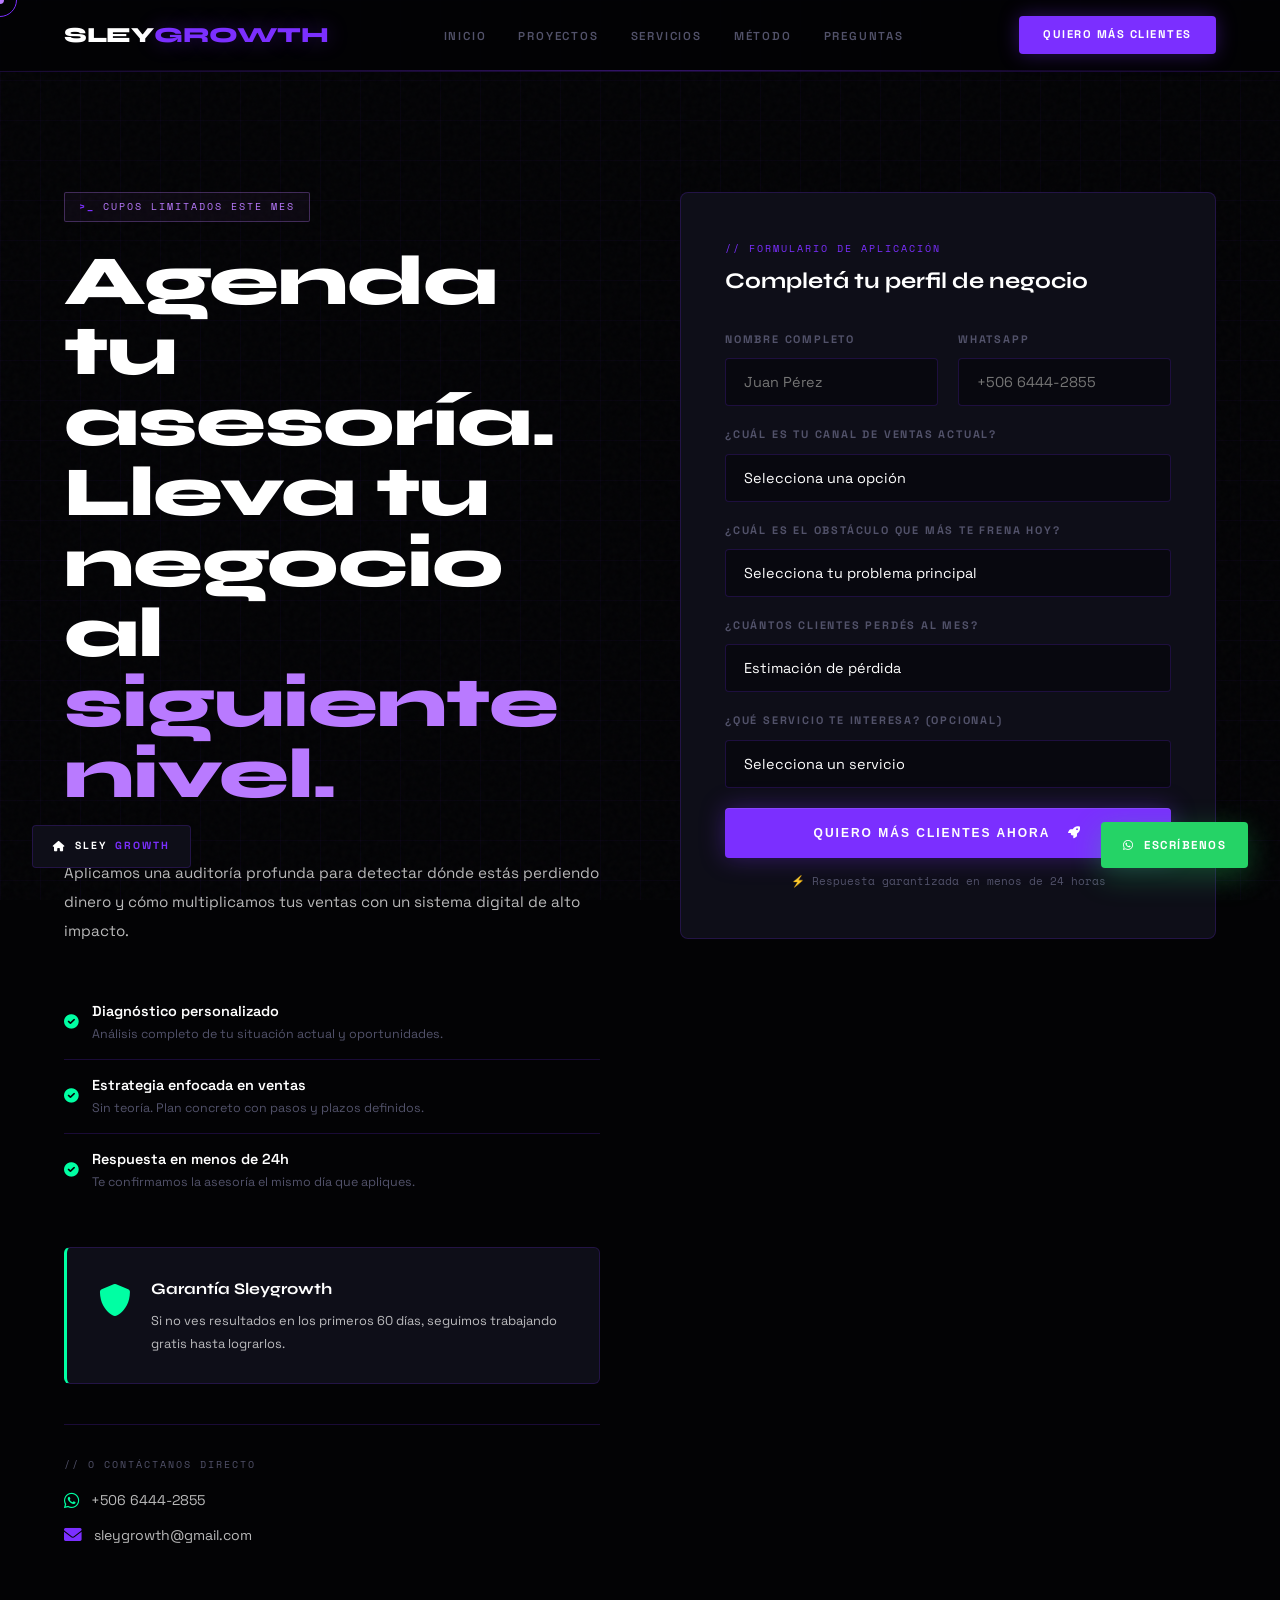
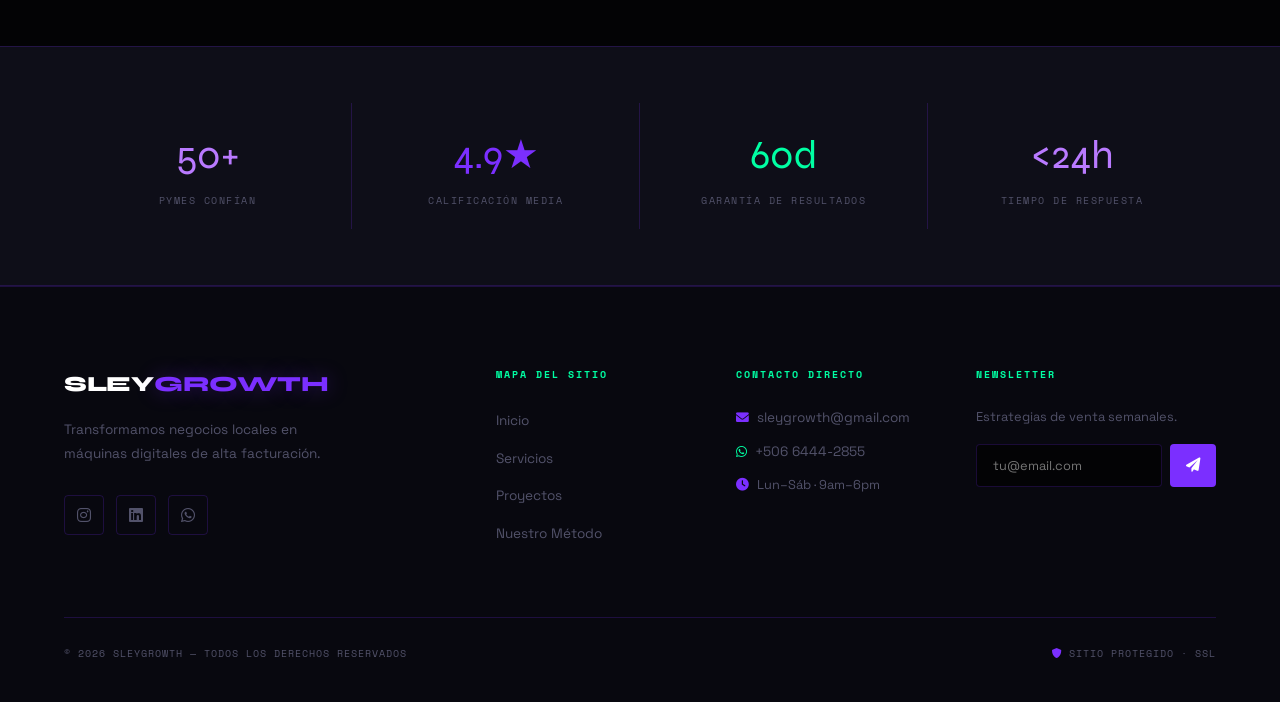
<file: contacto.html>
<!DOCTYPE html>
<html lang="es">
<head>
  <meta charset="UTF-8">
  <meta name="viewport" content="width=device-width, initial-scale=1.0">
  <title>Contacto | Sleygrowth</title>
  <meta name="description" content="Agenda una asesoría gratuita y descubre cómo aumentar tus ventas con una web optimizada para convertir.">
  <link rel="stylesheet" href="style.css">
  <link href="https://cdnjs.cloudflare.com/ajax/libs/font-awesome/6.0.0/css/all.min.css" rel="stylesheet">
</head>
<body>

<div id="sg-progress"></div>
<div id="sg-cur"></div>
<div id="sg-ring"></div>

<header class="sg-nav">
  <div class="sg-nav-inner">
    <a href="index.html" class="sg-logo">
      <span class="sg-logo-sley">SLEY</span><span class="sg-logo-growth">GROWTH</span>
    </a>
    <ul class="sg-nav-links">
      <li><a href="index.html">Inicio</a></li>
      <li><a href="portafolio.html">Proyectos</a></li>
      <li><a href="servicios.html">Servicios</a></li>
      <li><a href="proceso.html">Método</a></li>
      <li><a href="index.html#faq">Preguntas</a></li>
    </ul>
    <a href="contacto.html" class="sg-nav-cta">Quiero más clientes</a>
  </div>
  <div class="sg-nav-line"></div>
</header>

<!-- MAIN CONTACT SECTION -->
<section class="sg-section" style="padding:120px 0 100px;">
  <div class="container">
    <div style="display:grid;grid-template-columns:1fr 1fr;gap:80px;align-items:flex-start;">

      <!-- INFO LEFT -->
      <div class="reveal-l">
        <span class="sg-badge" style="margin-bottom:24px;display:inline-flex;">Cupos limitados este mes</span>
        <h1 class="sg-title" style="margin-bottom:24px;">Agenda tu asesoría.<br>Lleva tu negocio al<br><span class="solid">siguiente nivel.</span></h1>
        <div class="sg-rule"></div>
        <p class="sg-subtitle" style="margin-bottom:40px;">
          Aplicamos una auditoría profunda para detectar dónde estás perdiendo dinero y cómo multiplicamos tus ventas con un sistema digital de alto impacto.
        </p>

        <div class="sg-contact-benefits">
          <div class="benefit-item">
            <i class="fas fa-check-circle"></i>
            <div>
              <div style="font-weight:600;font-size:0.9rem;">Diagnóstico personalizado</div>
              <div style="font-size:0.78rem;color:var(--muted);margin-top:2px;">Análisis completo de tu situación actual y oportunidades.</div>
            </div>
          </div>
          <div class="benefit-item">
            <i class="fas fa-check-circle"></i>
            <div>
              <div style="font-weight:600;font-size:0.9rem;">Estrategia enfocada en ventas</div>
              <div style="font-size:0.78rem;color:var(--muted);margin-top:2px;">Sin teoría. Plan concreto con pasos y plazos definidos.</div>
            </div>
          </div>
          <div class="benefit-item">
            <i class="fas fa-check-circle"></i>
            <div>
              <div style="font-weight:600;font-size:0.9rem;">Respuesta en menos de 24h</div>
              <div style="font-size:0.78rem;color:var(--muted);margin-top:2px;">Te confirmamos la asesoría el mismo día que apliques.</div>
            </div>
          </div>
        </div>

        <!-- Guarantee box -->
        <div style="background:var(--panel);border:1px solid var(--border);border-left:3px solid var(--green);border-radius:6px;padding:28px 32px;margin-top:40px;display:flex;gap:20px;align-items:flex-start;">
          <div style="font-size:2rem;color:var(--green);flex-shrink:0;"><i class="fas fa-shield-alt"></i></div>
          <div>
            <h4 style="font-family:var(--font-display);font-size:1rem;margin-bottom:8px;">Garantía Sleygrowth</h4>
            <p style="font-size:0.8rem;color:var(--text);line-height:1.8;">Si no ves resultados en los primeros 60 días, seguimos trabajando gratis hasta lograrlos.</p>
          </div>
        </div>

        <!-- Contact direct -->
        <div style="margin-top:40px;border-top:1px solid var(--border);padding-top:32px;">
          <div style="font-family:var(--font-mono);font-size:0.62rem;color:var(--muted);letter-spacing:2px;text-transform:uppercase;margin-bottom:16px;">// o contáctanos directo</div>
          <div style="display:flex;flex-direction:column;gap:12px;">
            <a href="https://wa.me/50664442855" style="display:flex;align-items:center;gap:12px;color:var(--text);text-decoration:none;font-size:0.88rem;transition:color 0.3s;" onmouseenter="this.style.color='var(--green)'" onmouseleave="this.style.color='var(--text)'">
              <i class="fab fa-whatsapp" style="color:var(--green);font-size:1.1rem;"></i> +506 6444-2855
            </a>
            <a href="mailto:sleygrowth@gmail.com" style="display:flex;align-items:center;gap:12px;color:var(--text);text-decoration:none;font-size:0.88rem;transition:color 0.3s;" onmouseenter="this.style.color='var(--neon)'" onmouseleave="this.style.color='var(--text)'">
              <i class="fas fa-envelope" style="color:var(--v);font-size:1.1rem;"></i> sleygrowth@gmail.com
            </a>
          </div>
        </div>
      </div>

      <!-- FORM RIGHT -->
      <div class="reveal-r">
        <div class="sg-form-box">
          <div style="margin-bottom:32px;">
            <div style="font-family:var(--font-mono);font-size:0.62rem;color:var(--v);letter-spacing:2px;text-transform:uppercase;margin-bottom:6px;">// formulario de aplicación</div>
            <h3 style="font-family:var(--font-display);font-size:1.4rem;">Completá tu perfil de negocio</h3>
          </div>

          <form id="sg-contact-form">
            <div class="form-row">
              <div class="form-group">
                <label>Nombre completo</label>
                <input type="text" placeholder="Juan Pérez" required>
              </div>
              <div class="form-group">
                <label>WhatsApp</label>
                <input type="tel" placeholder="+506 6444-2855" required>
              </div>
            </div>

            <div class="form-group">
              <label>¿Cuál es tu canal de ventas actual?</label>
              <select required>
                <option value="" disabled selected>Selecciona una opción</option>
                <option value="recomendacion">Boca a boca / Recomendaciones</option>
                <option value="redes">Redes Sociales (FB/IG)</option>
                <option value="web">Mi página web actual</option>
                <option value="ninguno">No tengo un sistema claro</option>
              </select>
            </div>

            <div class="form-group">
              <label>¿Cuál es el obstáculo que más te frena hoy?</label>
              <select required>
                <option value="" disabled selected>Selecciona tu problema principal</option>
                <option value="confianza">Mi web no genera confianza ni ventas</option>
                <option value="google">Nadie me encuentra en Google Maps</option>
                <option value="agenda">Pierdo tiempo agendando citas a mano</option>
                <option value="publicidad">Invierto en anuncios pero no llegan clientes</option>
              </select>
            </div>

            <div class="form-group">
              <label>¿Cuántos clientes perdés al mes?</label>
              <select required>
                <option value="" disabled selected>Estimación de pérdida</option>
                <option value="bajo">Menos de 5 clientes mensuales</option>
                <option value="medio">Entre 5 y 15 clientes mensuales</option>
                <option value="alto">Más de 20 clientes — Pérdida crítica</option>
              </select>
            </div>

            <div class="form-group">
              <label>¿Qué servicio te interesa? (opcional)</label>
              <select>
                <option value="" disabled selected>Selecciona un servicio</option>
                <option>Diseño Web</option>
                <option>SEO Local</option>
                <option>Google / Meta Ads</option>
                <option>Automatización</option>
                <option>Estrategia completa</option>
              </select>
            </div>

            <button type="submit" class="btn-primary btn-full" style="font-size:0.75rem;padding:18px;">
              Quiero más clientes ahora <i class="fas fa-rocket" style="margin-left:8px;"></i>
            </button>
            <p class="form-note">⚡ Respuesta garantizada en menos de 24 horas</p>
          </form>
        </div>
      </div>

    </div>
  </div>
</section>

<!-- SOCIAL PROOF STRIP -->
<section style="background:var(--panel);border-top:1px solid var(--border);border-bottom:1px solid var(--border);padding:56px 0;position:relative;z-index:1;">
  <div class="container">
    <div style="display:grid;grid-template-columns:repeat(4,1fr);gap:0;text-align:center;" class="reveal">
      <div style="padding:20px;border-right:1px solid var(--border);">
        <div style="font-family:var(--font-display);font-size:2.5rem;color:var(--neon);">50+</div>
        <div style="font-family:var(--font-mono);font-size:0.62rem;color:var(--muted);letter-spacing:1.5px;text-transform:uppercase;margin-top:6px;">Pymes confían</div>
      </div>
      <div style="padding:20px;border-right:1px solid var(--border);">
        <div style="font-family:var(--font-display);font-size:2.5rem;color:var(--v);">4.9★</div>
        <div style="font-family:var(--font-mono);font-size:0.62rem;color:var(--muted);letter-spacing:1.5px;text-transform:uppercase;margin-top:6px;">Calificación media</div>
      </div>
      <div style="padding:20px;border-right:1px solid var(--border);">
        <div style="font-family:var(--font-display);font-size:2.5rem;color:var(--green);">60d</div>
        <div style="font-family:var(--font-mono);font-size:0.62rem;color:var(--muted);letter-spacing:1.5px;text-transform:uppercase;margin-top:6px;">Garantía de resultados</div>
      </div>
      <div style="padding:20px;">
        <div style="font-family:var(--font-display);font-size:2.5rem;color:var(--neon);">&lt;24h</div>
        <div style="font-family:var(--font-mono);font-size:0.62rem;color:var(--muted);letter-spacing:1.5px;text-transform:uppercase;margin-top:6px;">Tiempo de respuesta</div>
      </div>
    </div>
  </div>
</section>

<!-- FOOTER -->
<footer class="sg-footer">
  <div class="container">
    <div class="sg-footer-grid">
      <div class="sg-footer-brand">
        <a href="index.html" class="sg-logo" style="display:inline-flex;">
          <span class="sg-logo-sley">SLEY</span><span class="sg-logo-growth">GROWTH</span>
        </a>
        <p>Transformamos negocios locales en máquinas digitales de alta facturación.</p>
        <div class="sg-footer-socials">
          <a href="https://instagram.com/sleygrowth" target="_blank" class="sg-soc"><i class="fab fa-instagram"></i></a>
          <a href="#" class="sg-soc"><i class="fab fa-linkedin"></i></a>
          <a href="https://wa.me/50664442855" target="_blank" class="sg-soc"><i class="fab fa-whatsapp"></i></a>
        </div>
      </div>
      <div>
        <h4>Mapa del Sitio</h4>
        <ul>
          <li><a href="index.html">Inicio</a></li>
          <li><a href="servicios.html">Servicios</a></li>
          <li><a href="portafolio.html">Proyectos</a></li>
          <li><a href="proceso.html">Nuestro Método</a></li>
        </ul>
      </div>
      <div>
        <h4>Contacto Directo</h4>
        <ul class="sg-footer-contact">
          <li style="margin-bottom:12px;"><i class="fas fa-envelope" style="color:var(--v);margin-right:8px;"></i><a href="mailto:sleygrowth@gmail.com">sleygrowth@gmail.com</a></li>
          <li style="margin-bottom:12px;"><i class="fab fa-whatsapp" style="color:var(--green);margin-right:8px;"></i><a href="https://wa.me/50664442855">+506 6444-2855</a></li>
          <li style="color:var(--muted);font-size:0.8rem;"><i class="fas fa-clock" style="color:var(--v);margin-right:8px;"></i>Lun–Sáb · 9am–6pm</li>
        </ul>
      </div>
      <div>
        <h4>Newsletter</h4>
        <p style="font-size:0.8rem;color:var(--muted);margin-bottom:16px;">Estrategias de venta semanales.</p>
        <form class="sg-nl-form" onsubmit="return false;">
          <input type="email" placeholder="tu@email.com">
          <button type="submit"><i class="fas fa-paper-plane"></i></button>
        </form>
      </div>
    </div>
    <div class="sg-footer-bottom">
      <p>© 2026 SLEYGROWTH — TODOS LOS DERECHOS RESERVADOS</p>
      <p><i class="fas fa-shield-alt" style="margin-right:6px;color:var(--v);"></i>SITIO PROTEGIDO · SSL</p>
    </div>
  </div>
</footer>

<a href="https://wa.me/50664442855?text=Hola%20Sleygrowth,%20vi%20tu%20p%C3%A1gina%20web%20y%20me%20gustar%C3%ADa%20agendar%20una%20asesor%C3%ADa." class="wa-float" target="_blank"><i class="fab fa-whatsapp"></i> Escríbenos</a>
<a href="index.html" class="home-float"><i class="fas fa-home"></i> SLEY<span>GROWTH</span></a>

<script src="script.js"></script>
</body>
</html>
</file>
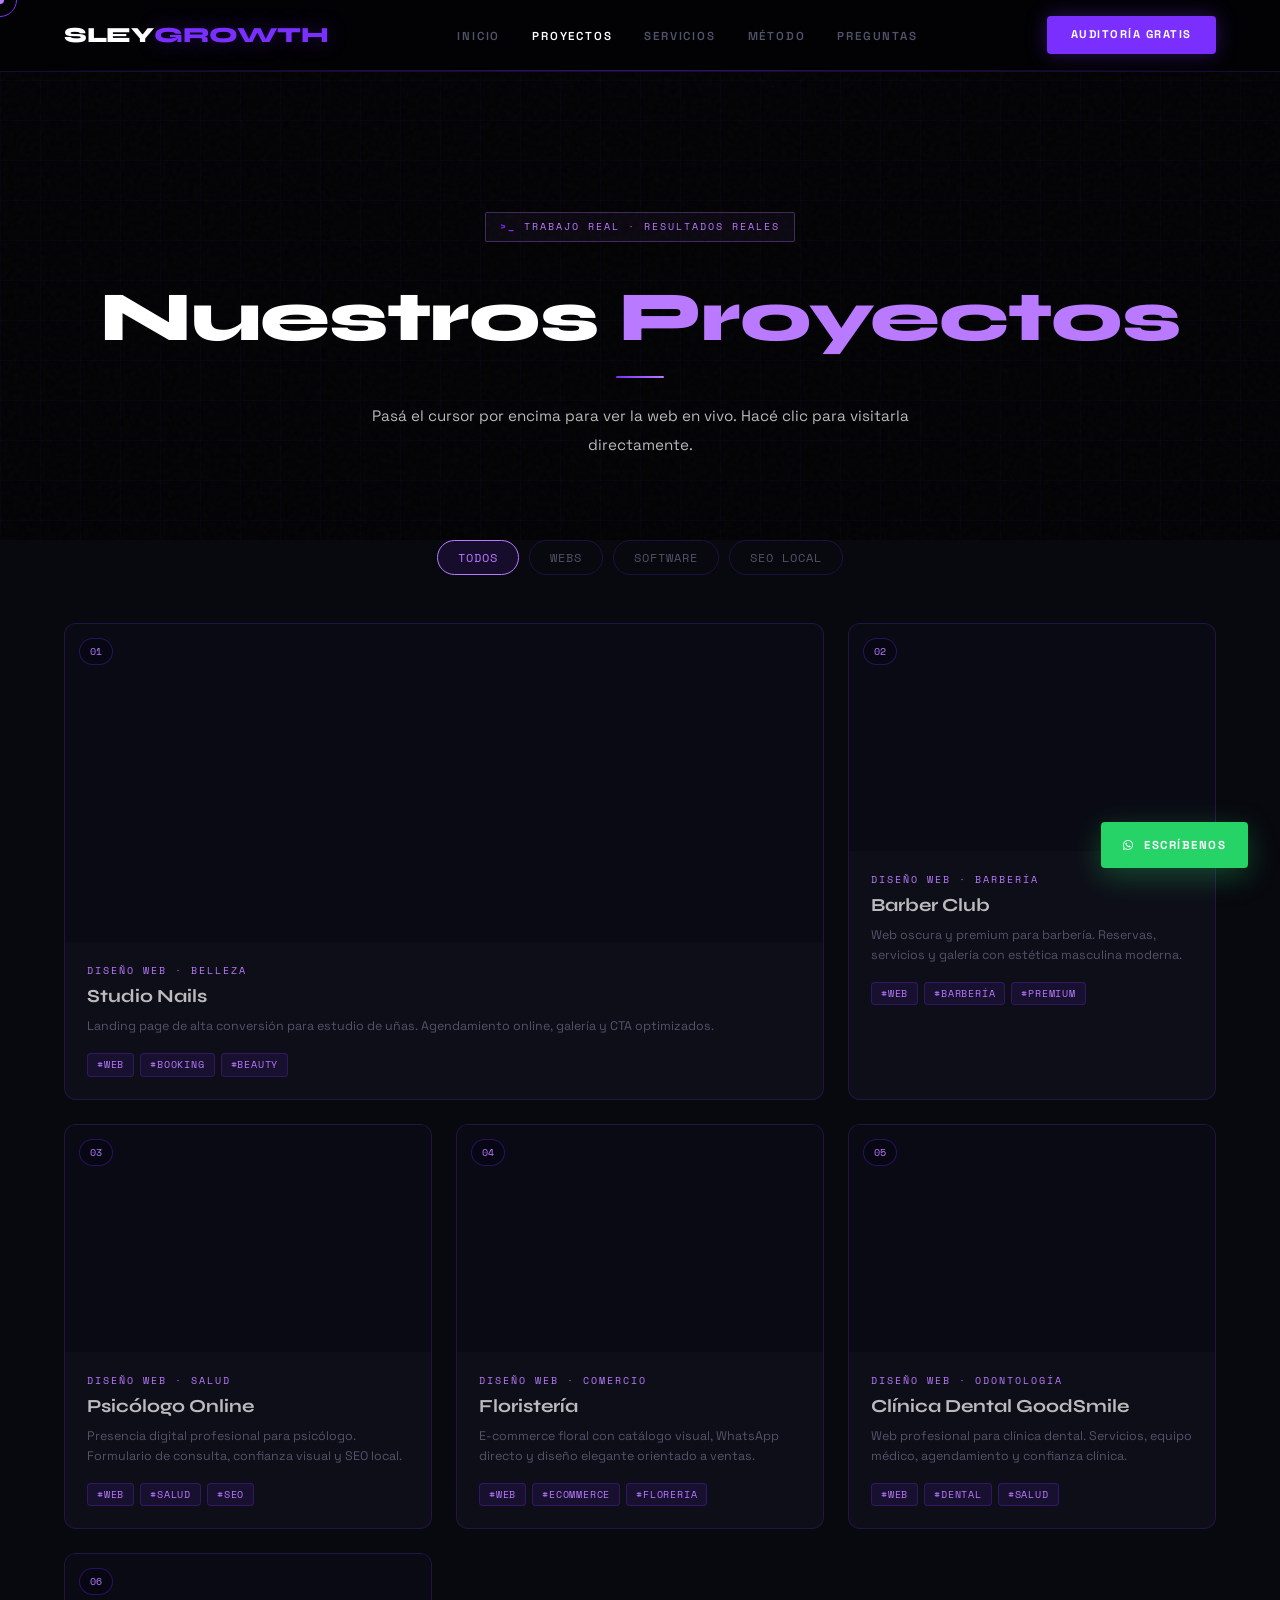
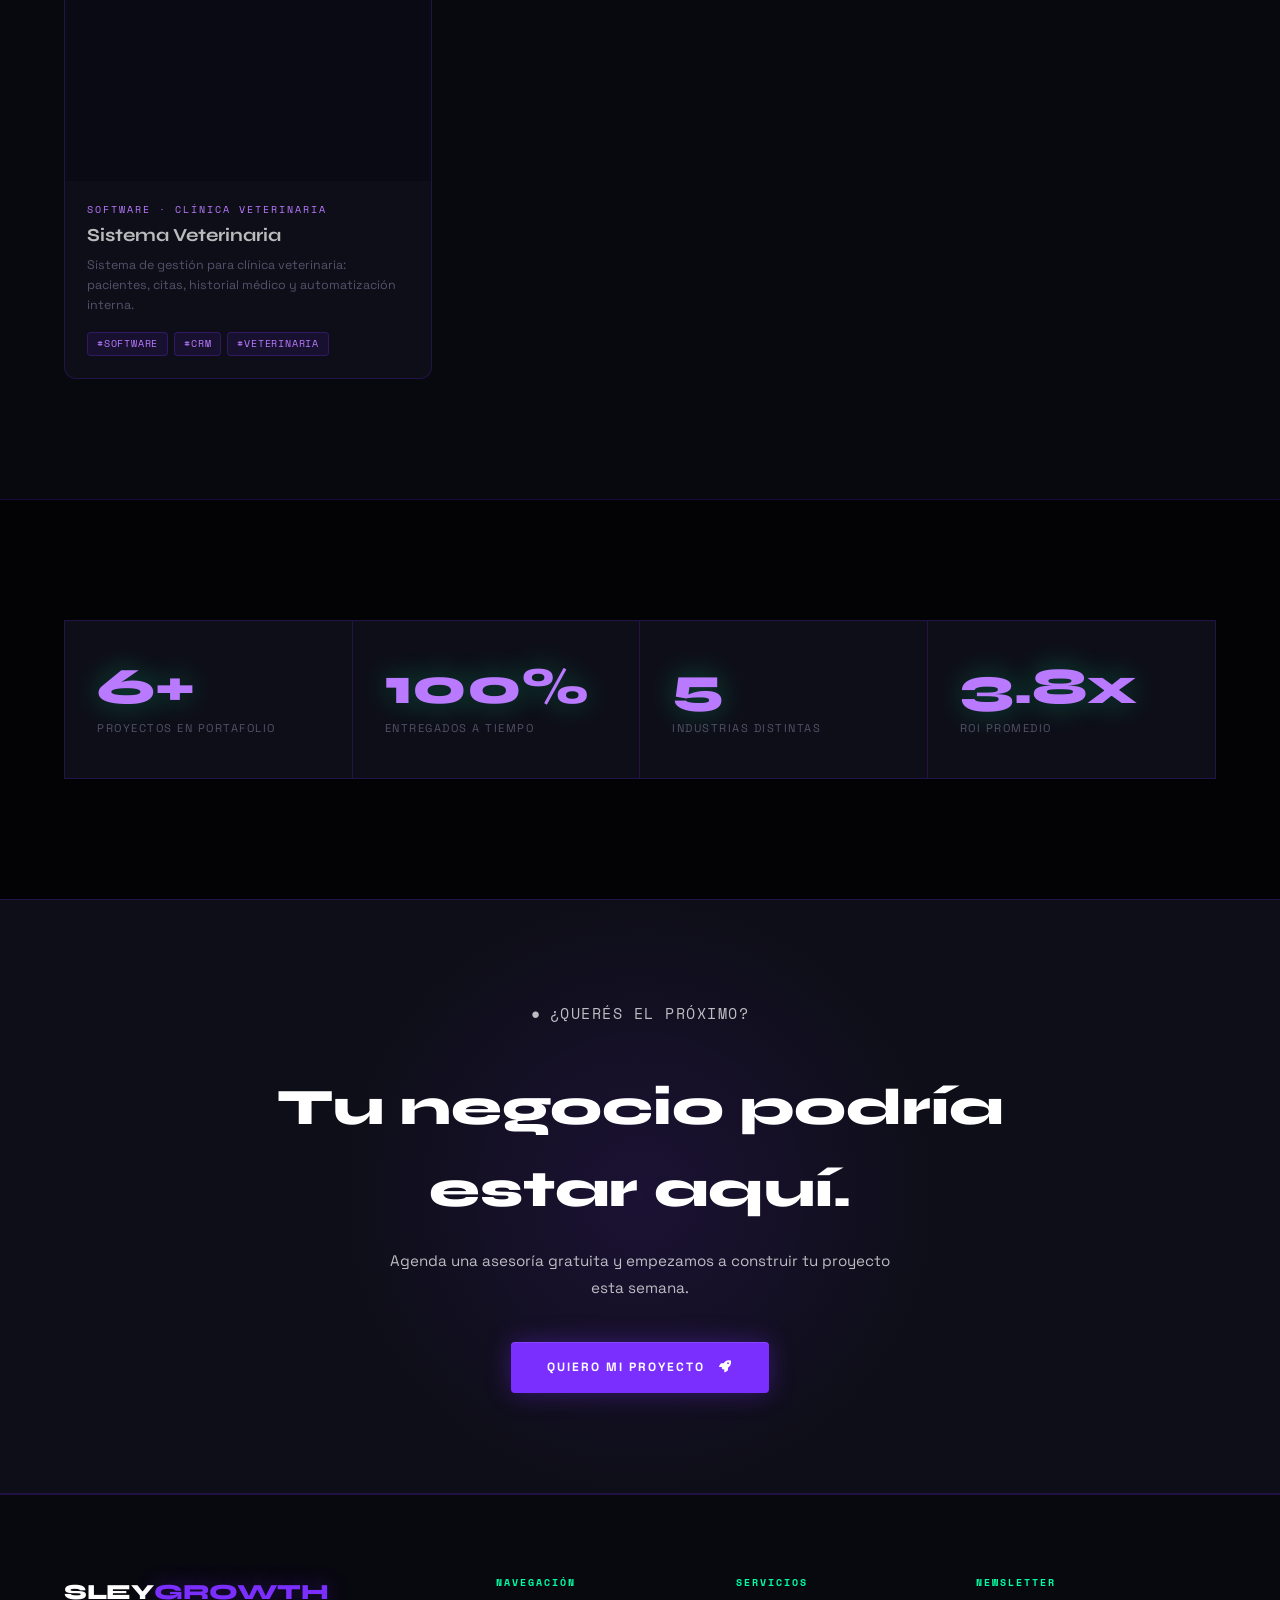
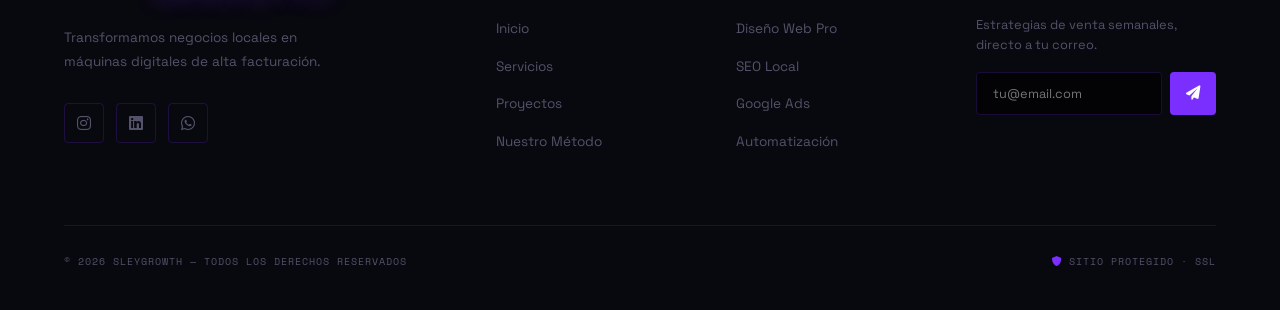
<file: portafolio.html>
<!DOCTYPE html>
<html lang="es">
<head>
  <meta charset="UTF-8">
  <meta name="viewport" content="width=device-width, initial-scale=1.0">
  <title>Proyectos | Sleygrowth</title>
  <meta name="description" content="Portafolio de proyectos web y sistemas digitales de Sleygrowth. Webs reales, resultados reales.">
  <link rel="stylesheet" href="style.css">
  <link href="https://cdnjs.cloudflare.com/ajax/libs/font-awesome/6.0.0/css/all.min.css" rel="stylesheet">
  <style>
    /* ───── PORTFOLIO GRID ───── */
    .portfolio-grid {
      display: grid;
      grid-template-columns: repeat(3, 1fr);
      gap: 24px;
    }

    @media (max-width: 900px) { .portfolio-grid { grid-template-columns: 1fr 1fr; } }
    @media (max-width: 560px) { .portfolio-grid { grid-template-columns: 1fr; } }

    /* ───── PROJECT CARD ───── */
    .proj-card {
      position: relative;
      border-radius: 12px;
      overflow: hidden;
      border: 1px solid var(--border, #2a2a3a);
      background: var(--panel, #111120);
      cursor: pointer;
      display: block;
      text-decoration: none;
      transition: transform 0.35s cubic-bezier(.22,1,.36,1), box-shadow 0.35s ease, border-color 0.25s ease;
      outline: none;
    }

    .proj-card:hover,
    .proj-card:focus-visible {
      transform: translateY(-6px) scale(1.015);
      box-shadow: 0 24px 60px rgba(0,0,0,0.55), 0 0 0 1px var(--neon, #7b2fff);
      border-color: var(--neon, #7b2fff);
    }

    /* iframe preview */
    .proj-preview {
      position: relative;
      width: 100%;
      padding-bottom: 62%;
      overflow: hidden;
      background: #0a0a14;
    }

    .proj-preview iframe {
      position: absolute;
      top: 0; left: 0;
      width: 250%;
      height: 250%;
      transform: scale(0.4);
      transform-origin: top left;
      border: none;
      pointer-events: none;
      border-radius: 0;
      transition: transform 0.4s ease;
    }

    /* Overlay glass on hover */
    .proj-overlay {
      position: absolute;
      inset: 0;
      background: linear-gradient(180deg, transparent 30%, rgba(7,7,20,0.92) 100%);
      display: flex;
      align-items: flex-end;
      justify-content: flex-end;
      padding: 16px;
      opacity: 0;
      transition: opacity 0.3s ease;
    }

    .proj-card:hover .proj-overlay,
    .proj-card:focus-visible .proj-overlay {
      opacity: 1;
    }

    .proj-visit-btn {
      display: flex;
      align-items: center;
      gap: 8px;
      background: var(--neon, #7b2fff);
      color: #fff;
      font-size: 0.75rem;
      font-weight: 700;
      letter-spacing: 1px;
      text-transform: uppercase;
      padding: 10px 18px;
      border-radius: 6px;
      border: none;
      cursor: pointer;
      font-family: var(--font-display, 'Rajdhani', sans-serif);
      transition: background 0.2s;
    }

    .proj-visit-btn:hover { background: #5a1fd6; }

    /* Card info */
    .proj-info {
      padding: 20px 22px 22px;
      display: flex;
      flex-direction: column;
      gap: 6px;
    }

    .proj-cat {
      font-size: 0.65rem;
      letter-spacing: 2px;
      text-transform: uppercase;
      color: var(--neon, #7b2fff);
      font-family: var(--font-mono, monospace);
    }

    .proj-name {
      font-family: var(--font-display, 'Rajdhani', sans-serif);
      font-size: 1.15rem;
      font-weight: 700;
      color: var(--text, #e8e8f0);
      margin: 0;
      line-height: 1.2;
    }

    .proj-desc {
      font-size: 0.78rem;
      color: var(--muted, #666688);
      line-height: 1.6;
      margin: 4px 0 0;
    }

    .proj-tags {
      display: flex;
      flex-wrap: wrap;
      gap: 6px;
      margin-top: 10px;
    }

    .proj-tag {
      font-size: 0.62rem;
      letter-spacing: 0.8px;
      text-transform: uppercase;
      padding: 3px 9px;
      border-radius: 4px;
      background: rgba(123,47,255,0.1);
      border: 1px solid rgba(123,47,255,0.25);
      color: var(--neon, #7b2fff);
      font-family: var(--font-mono, monospace);
    }

    /* GitHub card style tweak */
    .proj-card.github-card .proj-preview {
      background: linear-gradient(135deg, #0d1117 0%, #161b22 100%);
      display: flex;
      align-items: center;
      justify-content: center;
      padding-bottom: 0;
      height: 200px;
    }

    .github-icon-wrap {
      display: flex;
      flex-direction: column;
      align-items: center;
      gap: 16px;
    }

    .github-icon-wrap i {
      font-size: 64px;
      color: #58a6ff;
      opacity: 0.85;
    }

    .github-label {
      font-size: 0.7rem;
      letter-spacing: 2px;
      text-transform: uppercase;
      color: #58a6ff;
      opacity: 0.6;
      font-family: var(--font-mono, monospace);
    }

    /* Number badge */
    .proj-num {
      position: absolute;
      top: 14px;
      left: 14px;
      font-family: var(--font-mono, monospace);
      font-size: 0.65rem;
      color: var(--neon, #7b2fff);
      background: rgba(7,7,20,0.75);
      backdrop-filter: blur(6px);
      border: 1px solid rgba(123,47,255,0.3);
      padding: 4px 10px;
      border-radius: 20px;
      z-index: 2;
    }

    /* Category filter pills */
    .filter-row {
      display: flex;
      gap: 10px;
      flex-wrap: wrap;
      justify-content: center;
      margin-bottom: 48px;
    }

    .filter-pill {
      padding: 8px 20px;
      border-radius: 30px;
      border: 1px solid var(--border, #2a2a3a);
      background: transparent;
      color: var(--muted, #666688);
      font-size: 0.75rem;
      letter-spacing: 1px;
      text-transform: uppercase;
      cursor: pointer;
      transition: all 0.2s;
      font-family: var(--font-mono, monospace);
    }

    .filter-pill.active,
    .filter-pill:hover {
      background: rgba(123,47,255,0.12);
      border-color: var(--neon, #7b2fff);
      color: var(--neon, #7b2fff);
    }

    /* Span 2 for featured */
    .proj-card.featured {
      grid-column: span 2;
    }

    .proj-card.featured .proj-preview {
      padding-bottom: 42%;
    }

    @media (max-width: 900px) {
      .proj-card.featured { grid-column: span 1; }
      .proj-card.featured .proj-preview { padding-bottom: 62%; }
    }
  </style>
</head>
<body>

<div id="sg-progress"></div>
<div id="sg-cur"></div>
<div id="sg-ring"></div>

<!-- NAV -->
<header class="sg-nav">
  <div class="sg-nav-inner">
    <a href="index.html" class="sg-logo">
      <span class="sg-logo-sley">SLEY</span><span class="sg-logo-growth">GROWTH</span>
    </a>
    <ul class="sg-nav-links">
      <li><a href="index.html">Inicio</a></li>
      <li><a href="portafolio.html" class="active">Proyectos</a></li>
      <li><a href="servicios.html">Servicios</a></li>
      <li><a href="proceso.html">Método</a></li>
      <li><a href="index.html#faq">Preguntas</a></li>
    </ul>
    <a href="contacto.html" class="sg-nav-cta">Auditoría Gratis</a>
  </div>
  <div class="sg-nav-line"></div>
</header>

<!-- PAGE HERO -->
<section class="sg-section" style="padding:140px 0 80px;">
  <div class="container">
    <div class="reveal" style="text-align:center;">
      <span class="sg-badge">Trabajo real · Resultados reales</span>
      <h1 class="sg-title" style="margin:20px 0 16px;">Nuestros <span class="solid">Proyectos</span></h1>
      <div class="sg-rule sg-rule-center"></div>
      <p class="sg-subtitle sg-subtitle-center" style="max-width:580px;margin:0 auto;">
        Pasá el cursor por encima para ver la web en vivo. Hacé clic para visitarla directamente.
      </p>
    </div>
  </div>
</section>

<!-- PORTFOLIO -->
<section class="sg-section sg-section-dark" style="padding-top:0;">
  <div class="container">

    <!-- Filter pills -->
    <div class="filter-row reveal">
      <button class="filter-pill active">Todos</button>
      <button class="filter-pill">Webs</button>
      <button class="filter-pill">Software</button>
      <button class="filter-pill">SEO Local</button>
    </div>

    <!-- Grid -->
    <div class="portfolio-grid">

      <!-- 1: Studio Nails (featured) -->
      <a href="https://fastidious-axolotl-12bda4.netlify.app/" target="_blank" rel="noopener" class="proj-card featured reveal" style="transition-delay:0s">
        <span class="proj-num">01</span>
        <div class="proj-preview">
          <iframe src="https://fastidious-axolotl-12bda4.netlify.app/" loading="lazy" title="Studio Nails preview" sandbox="allow-scripts allow-same-origin"></iframe>
          <div class="proj-overlay">
            <span class="proj-visit-btn"><i class="fas fa-external-link-alt"></i> Ver sitio</span>
          </div>
        </div>
        <div class="proj-info">
          <span class="proj-cat">Diseño Web · Belleza</span>
          <h3 class="proj-name">Studio Nails</h3>
          <p class="proj-desc">Landing page de alta conversión para estudio de uñas. Agendamiento online, galería y CTA optimizados.</p>
          <div class="proj-tags">
            <span class="proj-tag">#web</span>
            <span class="proj-tag">#booking</span>
            <span class="proj-tag">#beauty</span>
          </div>
        </div>
      </a>

      <!-- 2: Barber Club -->
      <a href="https://glowing-torrone-d9dd82.netlify.app/" target="_blank" rel="noopener" class="proj-card reveal" style="transition-delay:0.05s">
        <span class="proj-num">02</span>
        <div class="proj-preview">
          <iframe src="https://glowing-torrone-d9dd82.netlify.app/" loading="lazy" title="Barber Club preview" sandbox="allow-scripts allow-same-origin"></iframe>
          <div class="proj-overlay">
            <span class="proj-visit-btn"><i class="fas fa-external-link-alt"></i> Ver sitio</span>
          </div>
        </div>
        <div class="proj-info">
          <span class="proj-cat">Diseño Web · Barbería</span>
          <h3 class="proj-name">Barber Club</h3>
          <p class="proj-desc">Web oscura y premium para barbería. Reservas, servicios y galería con estética masculina moderna.</p>
          <div class="proj-tags">
            <span class="proj-tag">#web</span>
            <span class="proj-tag">#barbería</span>
            <span class="proj-tag">#premium</span>
          </div>
        </div>
      </a>

      <!-- 3: Psicólogo -->
      <a href="https://velvety-shortbread-3b3cd8.netlify.app/" target="_blank" rel="noopener" class="proj-card reveal" style="transition-delay:0.1s">
        <span class="proj-num">03</span>
        <div class="proj-preview">
          <iframe src="https://velvety-shortbread-3b3cd8.netlify.app/" loading="lazy" title="Psicólogo web preview" sandbox="allow-scripts allow-same-origin"></iframe>
          <div class="proj-overlay">
            <span class="proj-visit-btn"><i class="fas fa-external-link-alt"></i> Ver sitio</span>
          </div>
        </div>
        <div class="proj-info">
          <span class="proj-cat">Diseño Web · Salud</span>
          <h3 class="proj-name">Psicólogo Online</h3>
          <p class="proj-desc">Presencia digital profesional para psicólogo. Formulario de consulta, confianza visual y SEO local.</p>
          <div class="proj-tags">
            <span class="proj-tag">#web</span>
            <span class="proj-tag">#salud</span>
            <span class="proj-tag">#seo</span>
          </div>
        </div>
      </a>

      <!-- 4: Floristería -->
      <a href="https://symphonious-valkyrie-a2db98.netlify.app/" target="_blank" rel="noopener" class="proj-card reveal" style="transition-delay:0.15s">
        <span class="proj-num">04</span>
        <div class="proj-preview">
          <iframe src="https://symphonious-valkyrie-a2db98.netlify.app/" loading="lazy" title="Floristería preview" sandbox="allow-scripts allow-same-origin"></iframe>
          <div class="proj-overlay">
            <span class="proj-visit-btn"><i class="fas fa-external-link-alt"></i> Ver sitio</span>
          </div>
        </div>
        <div class="proj-info">
          <span class="proj-cat">Diseño Web · Comercio</span>
          <h3 class="proj-name">Floristería</h3>
          <p class="proj-desc">E-commerce floral con catálogo visual, WhatsApp directo y diseño elegante orientado a ventas.</p>
          <div class="proj-tags">
            <span class="proj-tag">#web</span>
            <span class="proj-tag">#ecommerce</span>
            <span class="proj-tag">#floreria</span>
          </div>
        </div>
      </a>

      <!-- 5: Clínica Dental -->
      <a href="https://clinica-dental-goodsmile.vercel.app/" target="_blank" rel="noopener" class="proj-card reveal" style="transition-delay:0.2s">
        <span class="proj-num">05</span>
        <div class="proj-preview">
          <iframe src="https://clinica-dental-goodsmile.vercel.app/" loading="lazy" title="Clínica Dental preview" sandbox="allow-scripts allow-same-origin"></iframe>
          <div class="proj-overlay">
            <span class="proj-visit-btn"><i class="fas fa-external-link-alt"></i> Ver sitio</span>
          </div>
        </div>
        <div class="proj-info">
          <span class="proj-cat">Diseño Web · Odontología</span>
          <h3 class="proj-name">Clínica Dental GoodSmile</h3>
          <p class="proj-desc">Web profesional para clínica dental. Servicios, equipo médico, agendamiento y confianza clínica.</p>
          <div class="proj-tags">
            <span class="proj-tag">#web</span>
            <span class="proj-tag">#dental</span>
            <span class="proj-tag">#salud</span>
          </div>
        </div>
      </a>

      <!-- 6: Veterinaria (GitHub → software card) -->
      <a href="https://veterinaria-mpatitas.vercel.app/" target="_blank" rel="noopener" class="proj-card reveal" style="transition-delay:0.25s">
        <span class="proj-num">06</span>
        <div class="proj-preview">
          <iframe src="https://veterinaria-mpatitas.vercel.app/" loading="lazy" title="Clínica Veterinaria Mpatitas" sandbox="allow-scripts allow-same-origin"></iframe>
          <div class="proj-overlay">
            <span class="proj-visit-btn"><i class="fas fa-external-link-alt"></i> Ver sitio</span>
          </div>
        </div>
        <div class="proj-info">
          <span class="proj-cat">Software · Clínica Veterinaria</span>
          <h3 class="proj-name">Sistema Veterinaria</h3>
          <p class="proj-desc">Sistema de gestión para clínica veterinaria: pacientes, citas, historial médico y automatización interna.</p>
          <div class="proj-tags">
            <span class="proj-tag">#software</span>
            <span class="proj-tag">#crm</span>
            <span class="proj-tag">#veterinaria</span>
          </div>
        </div>
      </a>

    </div>
  </div>
</section>

<!-- STATS -->
<section class="sg-section" style="border-top:1px solid var(--border);">
  <div class="container">
    <div class="sg-stats reveal">
      <div class="sg-stat">
        <span class="sg-stat-num">6+</span>
        <span class="sg-stat-label">Proyectos en portafolio</span>
      </div>
      <div class="sg-stat">
        <span class="sg-stat-num">100%</span>
        <span class="sg-stat-label">Entregados a tiempo</span>
      </div>
      <div class="sg-stat">
        <span class="sg-stat-num">5</span>
        <span class="sg-stat-label">Industrias distintas</span>
      </div>
      <div class="sg-stat">
        <span class="sg-stat-num">3.8x</span>
        <span class="sg-stat-label">ROI promedio</span>
      </div>
    </div>
  </div>
</section>

<!-- CTA -->
<section class="sg-cta-section">
  <div class="container" style="position:relative;z-index:1;">
    <p class="sg-cta-urgency">¿Querés el próximo?</p>
    <h2>Tu negocio podría<br>estar aquí.</h2>
    <p>Agenda una asesoría gratuita y empezamos a construir tu proyecto esta semana.</p>
    <a href="contacto.html" class="btn-primary">Quiero mi proyecto <i class="fas fa-rocket" style="margin-left:4px;"></i></a>
  </div>
</section>

<!-- FOOTER -->
<footer class="sg-footer">
  <div class="container">
    <div class="sg-footer-grid">
      <div class="sg-footer-brand">
        <a href="index.html" class="sg-logo" style="display:inline-flex;">
          <span class="sg-logo-sley">SLEY</span><span class="sg-logo-growth">GROWTH</span>
        </a>
        <p>Transformamos negocios locales en máquinas digitales de alta facturación.</p>
        <div class="sg-footer-socials">
          <a href="https://instagram.com/sleygrowth" target="_blank" class="sg-soc"><i class="fab fa-instagram"></i></a>
          <a href="#" class="sg-soc"><i class="fab fa-linkedin"></i></a>
          <a href="https://wa.me/50664442855" target="_blank" class="sg-soc"><i class="fab fa-whatsapp"></i></a>
        </div>
      </div>
      <div>
        <h4>Navegación</h4>
        <ul>
          <li><a href="index.html">Inicio</a></li>
          <li><a href="servicios.html">Servicios</a></li>
          <li><a href="portafolio.html">Proyectos</a></li>
          <li><a href="proceso.html">Nuestro Método</a></li>
        </ul>
      </div>
      <div>
        <h4>Servicios</h4>
        <ul>
          <li><a href="servicios.html">Diseño Web Pro</a></li>
          <li><a href="servicios.html">SEO Local</a></li>
          <li><a href="servicios.html">Google Ads</a></li>
          <li><a href="servicios.html">Automatización</a></li>
        </ul>
      </div>
      <div>
        <h4>Newsletter</h4>
        <p style="font-size:0.8rem;color:var(--muted);margin-bottom:16px;">Estrategias de venta semanales, directo a tu correo.</p>
        <form class="sg-nl-form" onsubmit="return false;">
          <input type="email" placeholder="tu@email.com">
          <button type="submit"><i class="fas fa-paper-plane"></i></button>
        </form>
      </div>
    </div>
    <div class="sg-footer-bottom">
      <p>© 2026 SLEYGROWTH — TODOS LOS DERECHOS RESERVADOS</p>
      <p><i class="fas fa-shield-alt" style="margin-right:6px;color:var(--v);"></i>SITIO PROTEGIDO · SSL</p>
    </div>
  </div>
</footer>

<a href="https://wa.me/50664442855?text=Hola%20Sleygrowth..." class="wa-float" target="_blank">
  <i class="fab fa-whatsapp"></i> Escríbenos
</a>

<script src="script.js"></script>

<script>
  /* Filter pills (visual only, base for future JS filtering) */
  document.querySelectorAll('.filter-pill').forEach(pill => {
    pill.addEventListener('click', () => {
      document.querySelectorAll('.filter-pill').forEach(p => p.classList.remove('active'));
      pill.classList.add('active');
    });
  });
</script>
</body>
</html>
</file>
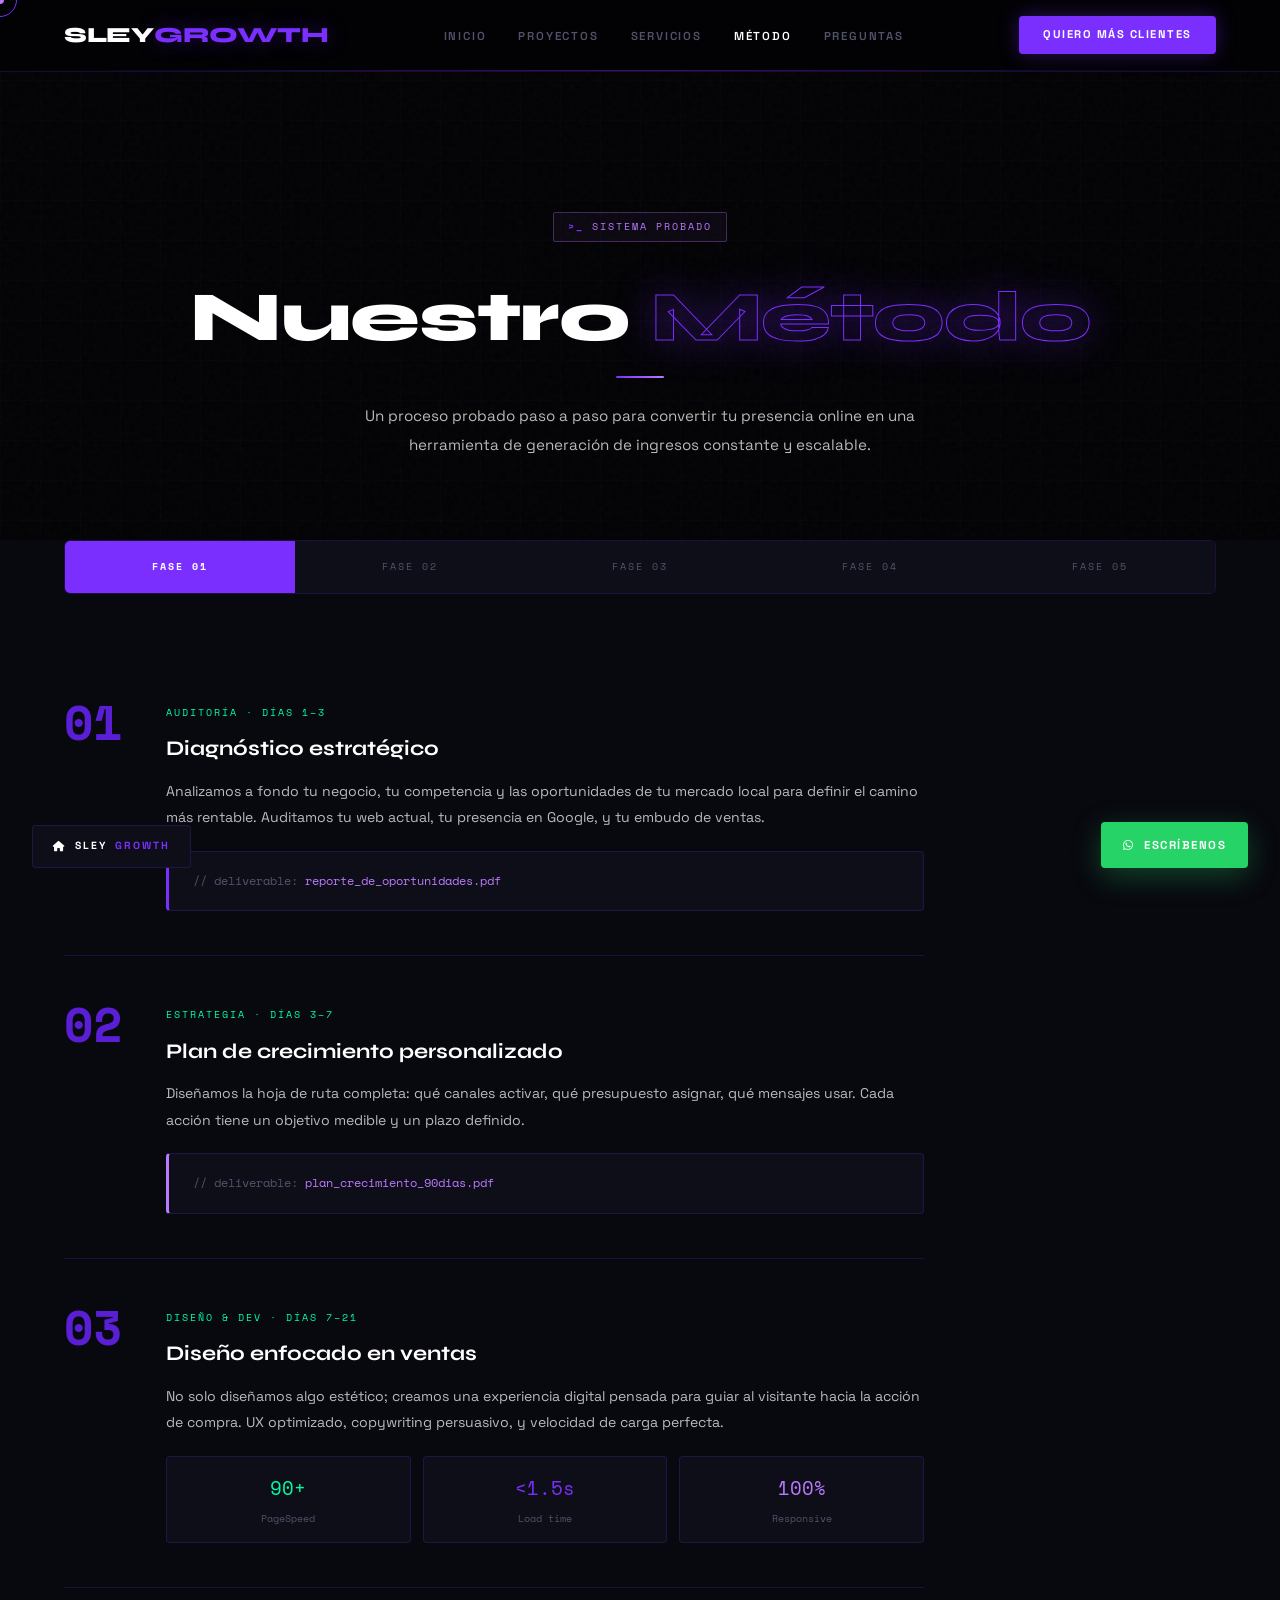
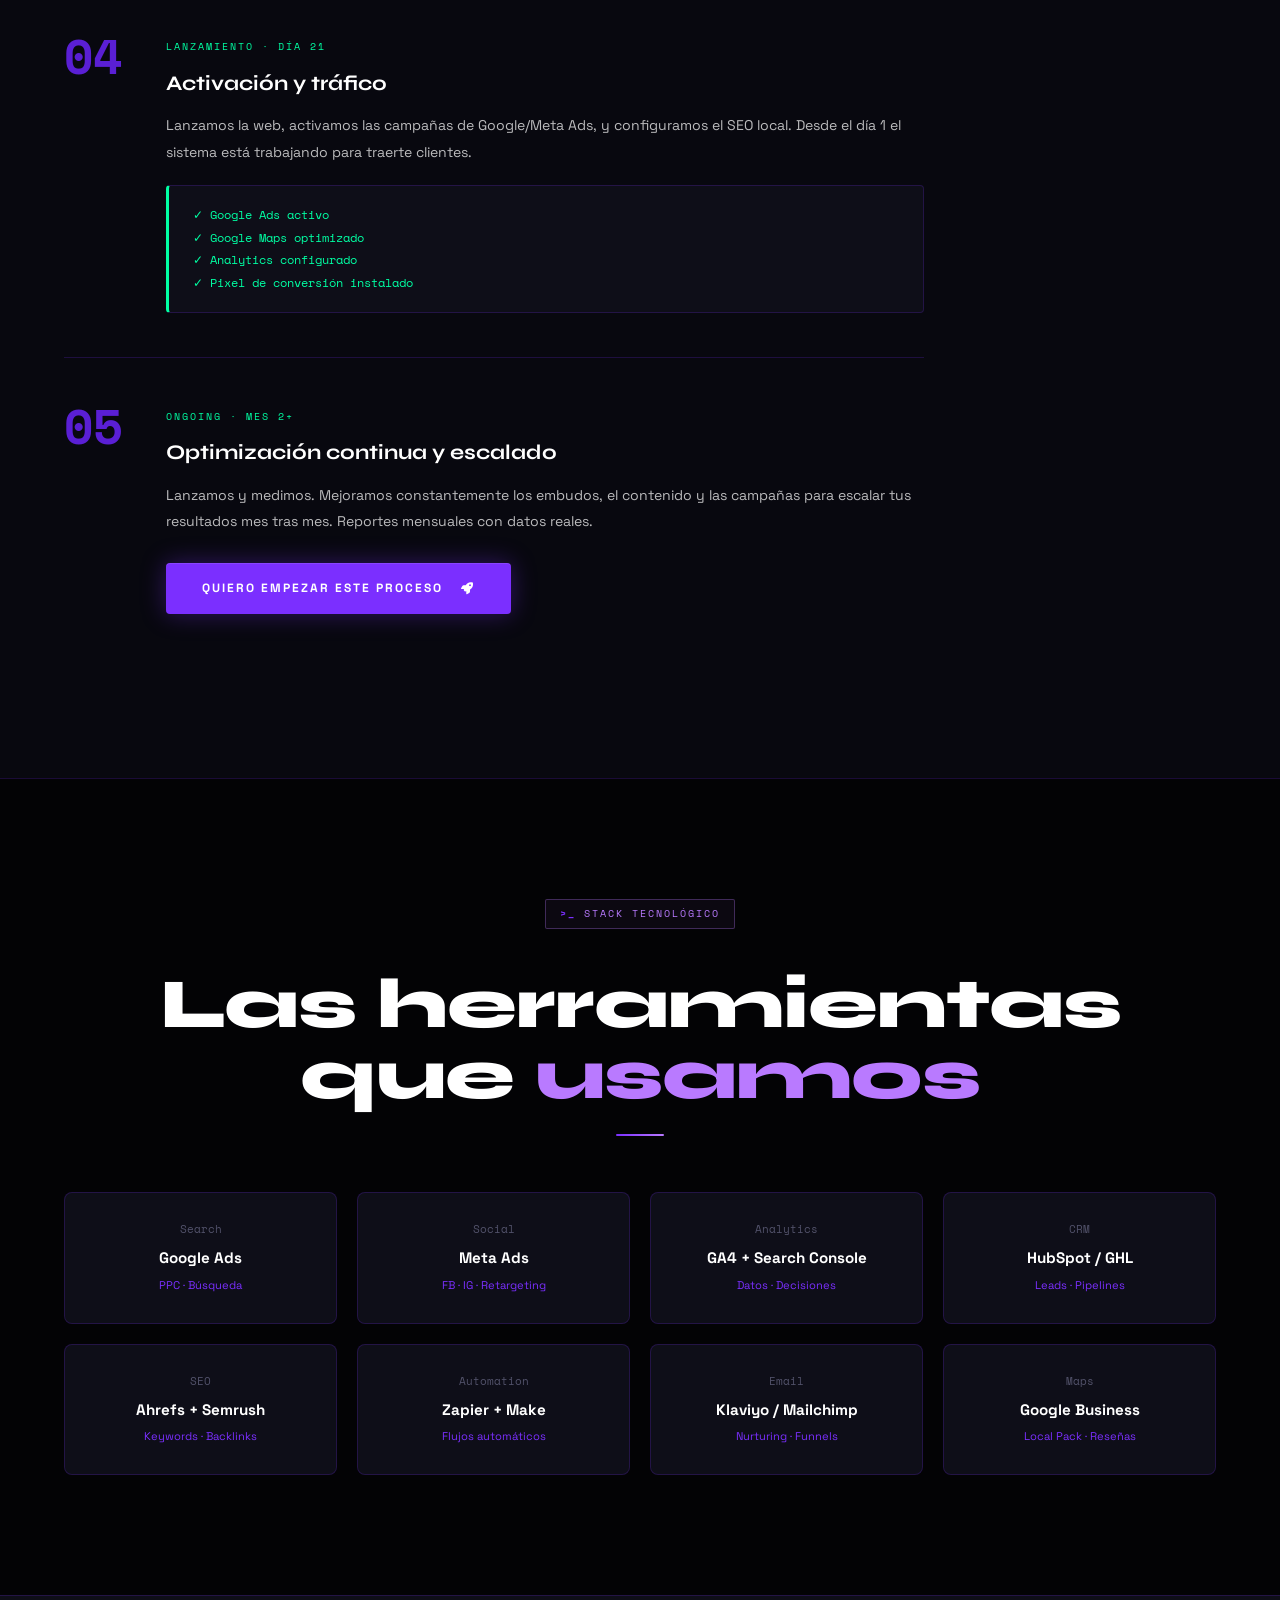
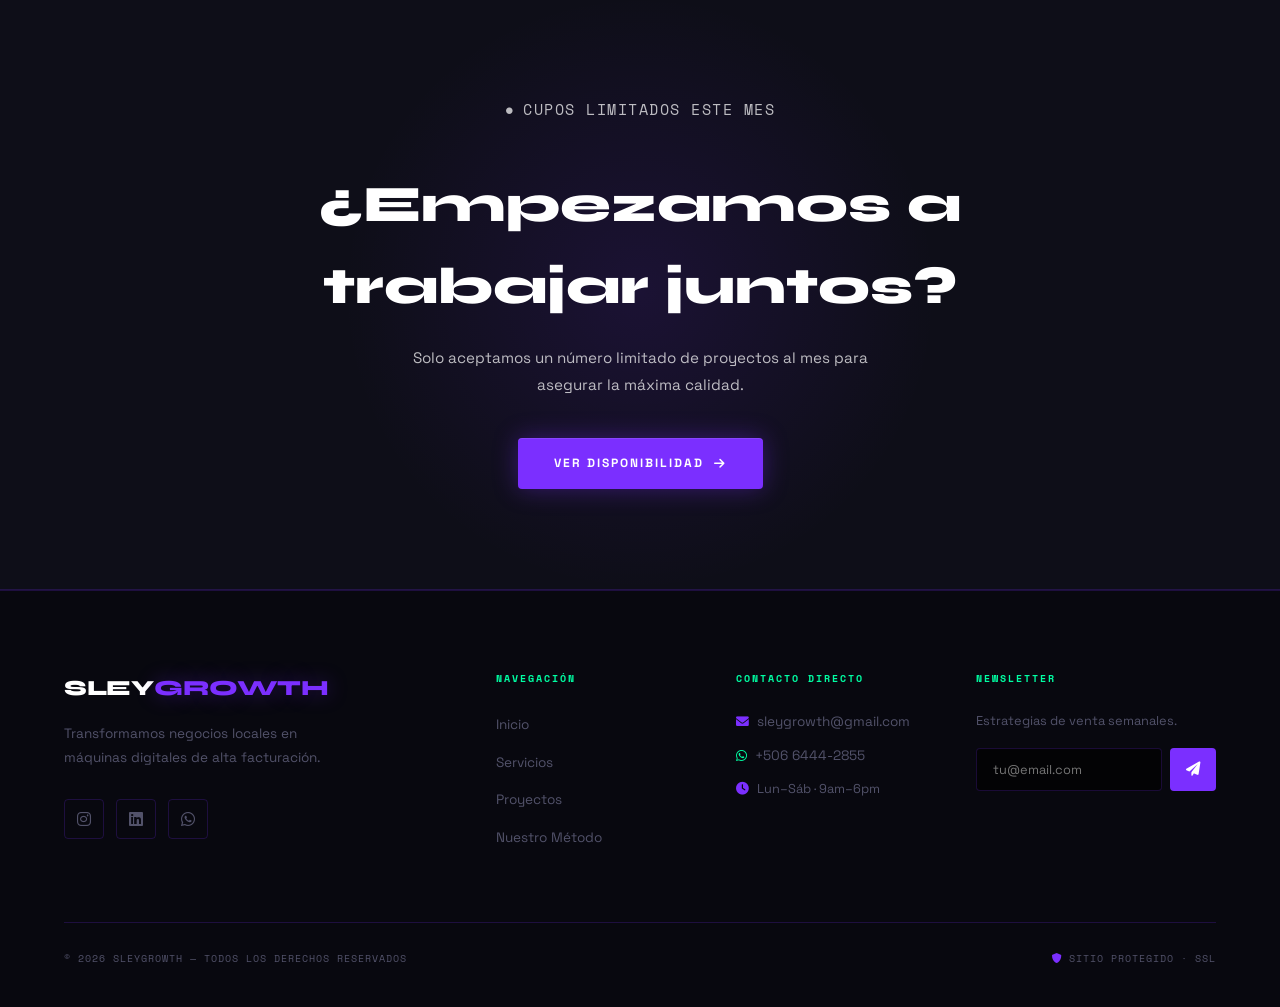
<file: proceso.html>
<!DOCTYPE html>
<html lang="es">
<head>
  <meta charset="UTF-8">
  <meta name="viewport" content="width=device-width, initial-scale=1.0">
  <title>Método | Sleygrowth</title>
  <link rel="stylesheet" href="style.css">
  <link href="https://cdnjs.cloudflare.com/ajax/libs/font-awesome/6.0.0/css/all.min.css" rel="stylesheet">
</head>
<body>

<div id="sg-progress"></div>
<div id="sg-cur"></div>
<div id="sg-ring"></div>

<header class="sg-nav">
  <div class="sg-nav-inner">
    <a href="index.html" class="sg-logo">
      <span class="sg-logo-sley">SLEY</span><span class="sg-logo-growth">GROWTH</span>
    </a>
    <ul class="sg-nav-links">
      <li><a href="index.html">Inicio</a></li>
      <li><a href="portafolio.html">Proyectos</a></li>
      <li><a href="servicios.html">Servicios</a></li>
      <li><a href="proceso.html">Método</a></li>
      <li><a href="index.html#faq">Preguntas</a></li>
    </ul>
    <a href="contacto.html" class="sg-nav-cta">Quiero más clientes</a>
  </div>
  <div class="sg-nav-line"></div>
</header>

<!-- PAGE HERO -->
<section class="sg-section" style="padding:140px 0 80px;">
  <div class="container">
    <div class="reveal" style="text-align:center;">
      <span class="sg-badge">Sistema probado</span>
      <h1 class="sg-title" style="margin:20px 0 16px;">Nuestro <span class="accent">Método</span></h1>
      <div class="sg-rule sg-rule-center"></div>
      <p class="sg-subtitle sg-subtitle-center">Un proceso probado paso a paso para convertir tu presencia online en una herramienta de generación de ingresos constante y escalable.</p>
    </div>
  </div>
</section>

<!-- PROCESO STEPS -->
<section class="sg-section sg-section-dark" style="padding-top:0;">
  <div class="container">

    <!-- Timeline visual header -->
    <div class="reveal" style="display:flex;gap:0;margin-bottom:60px;overflow:hidden;border:1px solid var(--border);border-radius:6px;">
      <div style="flex:1;background:var(--v);padding:18px 24px;text-align:center;font-family:var(--font-mono);font-size:0.62rem;letter-spacing:2px;text-transform:uppercase;font-weight:700;">FASE 01</div>
      <div style="flex:1;background:var(--panel);padding:18px 24px;text-align:center;font-family:var(--font-mono);font-size:0.62px;letter-spacing:2px;text-transform:uppercase;color:var(--muted);">
        <span style="font-size:0.62rem;letter-spacing:2px;">FASE 02</span>
      </div>
      <div style="flex:1;background:var(--panel);padding:18px 24px;text-align:center;font-family:var(--font-mono);font-size:0.62rem;letter-spacing:2px;text-transform:uppercase;color:var(--muted);">FASE 03</div>
      <div style="flex:1;background:var(--panel);padding:18px 24px;text-align:center;font-family:var(--font-mono);font-size:0.62rem;letter-spacing:2px;text-transform:uppercase;color:var(--muted);">FASE 04</div>
      <div style="flex:1;background:var(--panel);padding:18px 24px;text-align:center;font-family:var(--font-mono);font-size:0.62rem;letter-spacing:2px;text-transform:uppercase;color:var(--muted);">FASE 05</div>
    </div>

    <!-- Steps -->
    <div style="max-width:860px;">

      <div class="sg-step reveal">
        <div class="sg-step-num">01</div>
        <div class="sg-step-content">
          <div class="sg-step-badge">Auditoría · Días 1–3</div>
          <h3>Diagnóstico estratégico</h3>
          <p>Analizamos a fondo tu negocio, tu competencia y las oportunidades de tu mercado local para definir el camino más rentable. Auditamos tu web actual, tu presencia en Google, y tu embudo de ventas.</p>
          <div style="background:var(--panel);border:1px solid var(--border);border-left:3px solid var(--v);border-radius:4px;padding:20px 24px;margin-top:20px;font-family:var(--font-mono);font-size:0.72rem;">
            <span style="color:var(--muted);">// deliverable: </span>
            <span style="color:var(--neon);">reporte_de_oportunidades.pdf</span>
          </div>
        </div>
      </div>

      <div class="sg-step reveal">
        <div class="sg-step-num">02</div>
        <div class="sg-step-content">
          <div class="sg-step-badge">Estrategia · Días 3–7</div>
          <h3>Plan de crecimiento personalizado</h3>
          <p>Diseñamos la hoja de ruta completa: qué canales activar, qué presupuesto asignar, qué mensajes usar. Cada acción tiene un objetivo medible y un plazo definido.</p>
          <div style="background:var(--panel);border:1px solid var(--border);border-left:3px solid var(--neon);border-radius:4px;padding:20px 24px;margin-top:20px;font-family:var(--font-mono);font-size:0.72rem;">
            <span style="color:var(--muted);">// deliverable: </span>
            <span style="color:var(--neon);">plan_crecimiento_90dias.pdf</span>
          </div>
        </div>
      </div>

      <div class="sg-step reveal">
        <div class="sg-step-num">03</div>
        <div class="sg-step-content">
          <div class="sg-step-badge">Diseño & Dev · Días 7–21</div>
          <h3>Diseño enfocado en ventas</h3>
          <p>No solo diseñamos algo estético; creamos una experiencia digital pensada para guiar al visitante hacia la acción de compra. UX optimizado, copywriting persuasivo, y velocidad de carga perfecta.</p>
          <div style="display:grid;grid-template-columns:1fr 1fr 1fr;gap:12px;margin-top:20px;">
            <div style="background:var(--panel);border:1px solid var(--border);border-radius:4px;padding:16px;text-align:center;font-family:var(--font-mono);font-size:0.65rem;">
              <div style="color:var(--green);font-size:1.2rem;margin-bottom:6px;">90+</div>
              <div style="color:var(--muted);">PageSpeed</div>
            </div>
            <div style="background:var(--panel);border:1px solid var(--border);border-radius:4px;padding:16px;text-align:center;font-family:var(--font-mono);font-size:0.65rem;">
              <div style="color:var(--v);font-size:1.2rem;margin-bottom:6px;">&lt;1.5s</div>
              <div style="color:var(--muted);">Load time</div>
            </div>
            <div style="background:var(--panel);border:1px solid var(--border);border-radius:4px;padding:16px;text-align:center;font-family:var(--font-mono);font-size:0.65rem;">
              <div style="color:var(--neon);font-size:1.2rem;margin-bottom:6px;">100%</div>
              <div style="color:var(--muted);">Responsive</div>
            </div>
          </div>
        </div>
      </div>

      <div class="sg-step reveal">
        <div class="sg-step-num">04</div>
        <div class="sg-step-content">
          <div class="sg-step-badge">Lanzamiento · Día 21</div>
          <h3>Activación y tráfico</h3>
          <p>Lanzamos la web, activamos las campañas de Google/Meta Ads, y configuramos el SEO local. Desde el día 1 el sistema está trabajando para traerte clientes.</p>
          <div style="background:var(--panel);border:1px solid var(--border);border-left:3px solid var(--green);border-radius:4px;padding:20px 24px;margin-top:20px;font-family:var(--font-mono);font-size:0.72rem;">
            <div style="color:var(--green);margin-bottom:4px;">✓ Google Ads activo</div>
            <div style="color:var(--green);margin-bottom:4px;">✓ Google Maps optimizado</div>
            <div style="color:var(--green);margin-bottom:4px;">✓ Analytics configurado</div>
            <div style="color:var(--green);">✓ Pixel de conversión instalado</div>
          </div>
        </div>
      </div>

      <div class="sg-step reveal" style="border-bottom:none;">
        <div class="sg-step-num">05</div>
        <div class="sg-step-content">
          <div class="sg-step-badge">Ongoing · Mes 2+</div>
          <h3>Optimización continua y escalado</h3>
          <p>Lanzamos y medimos. Mejoramos constantemente los embudos, el contenido y las campañas para escalar tus resultados mes tras mes. Reportes mensuales con datos reales.</p>
          <a href="contacto.html" class="btn-primary" style="margin-top:28px;">Quiero empezar este proceso <i class="fas fa-rocket" style="margin-left:8px;"></i></a>
        </div>
      </div>

    </div>
  </div>
</section>

<!-- HERRAMIENTAS -->
<section class="sg-section" style="border-top:1px solid var(--border);">
  <div class="container">
    <div style="text-align:center;margin-bottom:56px;" class="reveal">
      <span class="sg-badge">Stack tecnológico</span>
      <h2 class="sg-title" style="margin:20px 0;">Las herramientas que <span class="solid">usamos</span></h2>
      <div class="sg-rule sg-rule-center"></div>
    </div>
    <div class="grid-4 reveal">
      <div class="sg-card" style="padding:28px;text-align:center;">
        <div style="font-family:var(--font-mono);font-size:0.68rem;color:var(--muted);margin-bottom:8px;">Search</div>
        <div style="font-size:0.95rem;font-weight:700;">Google Ads</div>
        <div style="font-size:0.7rem;color:var(--v);margin-top:6px;">PPC · Búsqueda</div>
      </div>
      <div class="sg-card" style="padding:28px;text-align:center;">
        <div style="font-family:var(--font-mono);font-size:0.68rem;color:var(--muted);margin-bottom:8px;">Social</div>
        <div style="font-size:0.95rem;font-weight:700;">Meta Ads</div>
        <div style="font-size:0.7rem;color:var(--v);margin-top:6px;">FB · IG · Retargeting</div>
      </div>
      <div class="sg-card" style="padding:28px;text-align:center;">
        <div style="font-family:var(--font-mono);font-size:0.68rem;color:var(--muted);margin-bottom:8px;">Analytics</div>
        <div style="font-size:0.95rem;font-weight:700;">GA4 + Search Console</div>
        <div style="font-size:0.7rem;color:var(--v);margin-top:6px;">Datos · Decisiones</div>
      </div>
      <div class="sg-card" style="padding:28px;text-align:center;">
        <div style="font-family:var(--font-mono);font-size:0.68rem;color:var(--muted);margin-bottom:8px;">CRM</div>
        <div style="font-size:0.95rem;font-weight:700;">HubSpot / GHL</div>
        <div style="font-size:0.7rem;color:var(--v);margin-top:6px;">Leads · Pipelines</div>
      </div>
      <div class="sg-card" style="padding:28px;text-align:center;">
        <div style="font-family:var(--font-mono);font-size:0.68rem;color:var(--muted);margin-bottom:8px;">SEO</div>
        <div style="font-size:0.95rem;font-weight:700;">Ahrefs + Semrush</div>
        <div style="font-size:0.7rem;color:var(--v);margin-top:6px;">Keywords · Backlinks</div>
      </div>
      <div class="sg-card" style="padding:28px;text-align:center;">
        <div style="font-family:var(--font-mono);font-size:0.68rem;color:var(--muted);margin-bottom:8px;">Automation</div>
        <div style="font-size:0.95rem;font-weight:700;">Zapier + Make</div>
        <div style="font-size:0.7rem;color:var(--v);margin-top:6px;">Flujos automáticos</div>
      </div>
      <div class="sg-card" style="padding:28px;text-align:center;">
        <div style="font-family:var(--font-mono);font-size:0.68rem;color:var(--muted);margin-bottom:8px;">Email</div>
        <div style="font-size:0.95rem;font-weight:700;">Klaviyo / Mailchimp</div>
        <div style="font-size:0.7rem;color:var(--v);margin-top:6px;">Nurturing · Funnels</div>
      </div>
      <div class="sg-card" style="padding:28px;text-align:center;">
        <div style="font-family:var(--font-mono);font-size:0.68rem;color:var(--muted);margin-bottom:8px;">Maps</div>
        <div style="font-size:0.95rem;font-weight:700;">Google Business</div>
        <div style="font-size:0.7rem;color:var(--v);margin-top:6px;">Local Pack · Reseñas</div>
      </div>
    </div>
  </div>
</section>

<!-- CTA -->
<section class="sg-cta-section">
  <div class="container" style="position:relative;z-index:1;">
    <p class="sg-cta-urgency">Cupos limitados este mes</p>
    <h2>¿Empezamos a<br>trabajar juntos?</h2>
    <p>Solo aceptamos un número limitado de proyectos al mes para asegurar la máxima calidad.</p>
    <a href="contacto.html" class="btn-primary">Ver disponibilidad <i class="fas fa-arrow-right"></i></a>
  </div>
</section>

<!-- FOOTER -->
<footer class="sg-footer">
  <div class="container">
    <div class="sg-footer-grid">
      <div class="sg-footer-brand">
        <a href="index.html" class="sg-logo" style="display:inline-flex;">
          <span class="sg-logo-sley">SLEY</span><span class="sg-logo-growth">GROWTH</span>
        </a>
        <p>Transformamos negocios locales en máquinas digitales de alta facturación.</p>
        <div class="sg-footer-socials">
          <a href="https://instagram.com/sleygrowth" target="_blank" class="sg-soc"><i class="fab fa-instagram"></i></a>
          <a href="#" class="sg-soc"><i class="fab fa-linkedin"></i></a>
          <a href="https://wa.me/50664442855" target="_blank" class="sg-soc"><i class="fab fa-whatsapp"></i></a>
        </div>
      </div>
      <div>
        <h4>Navegación</h4>
        <ul>
          <li><a href="index.html">Inicio</a></li>
          <li><a href="servicios.html">Servicios</a></li>
          <li><a href="portafolio.html">Proyectos</a></li>
          <li><a href="proceso.html">Nuestro Método</a></li>
        </ul>
      </div>
      <div>
        <h4>Contacto Directo</h4>
        <ul class="sg-footer-contact">
          <li style="margin-bottom:12px;"><i class="fas fa-envelope" style="color:var(--v);margin-right:8px;"></i><a href="mailto:sleygrowth@gmail.com">sleygrowth@gmail.com</a></li>
          <li style="margin-bottom:12px;"><i class="fab fa-whatsapp" style="color:var(--green);margin-right:8px;"></i><a href="https://wa.me/50664442855">+506 6444-2855</a></li>
          <li style="color:var(--muted);font-size:0.8rem;"><i class="fas fa-clock" style="color:var(--v);margin-right:8px;"></i>Lun–Sáb · 9am–6pm</li>
        </ul>
      </div>
      <div>
        <h4>Newsletter</h4>
        <p style="font-size:0.8rem;color:var(--muted);margin-bottom:16px;">Estrategias de venta semanales.</p>
        <form class="sg-nl-form" onsubmit="return false;">
          <input type="email" placeholder="tu@email.com">
          <button type="submit"><i class="fas fa-paper-plane"></i></button>
        </form>
      </div>
    </div>
    <div class="sg-footer-bottom">
      <p>© 2026 SLEYGROWTH — TODOS LOS DERECHOS RESERVADOS</p>
      <p><i class="fas fa-shield-alt" style="margin-right:6px;color:var(--v);"></i>SITIO PROTEGIDO · SSL</p>
    </div>
  </div>
</footer>

<a href="https://wa.me/50664442855?text=Hola%20Sleygrowth..." class="wa-float" target="_blank"><i class="fab fa-whatsapp"></i> Escríbenos</a>
<a href="index.html" class="home-float"><i class="fas fa-home"></i> SLEY<span>GROWTH</span></a>

<script src="script.js"></script>
</body>
</html>
</file>
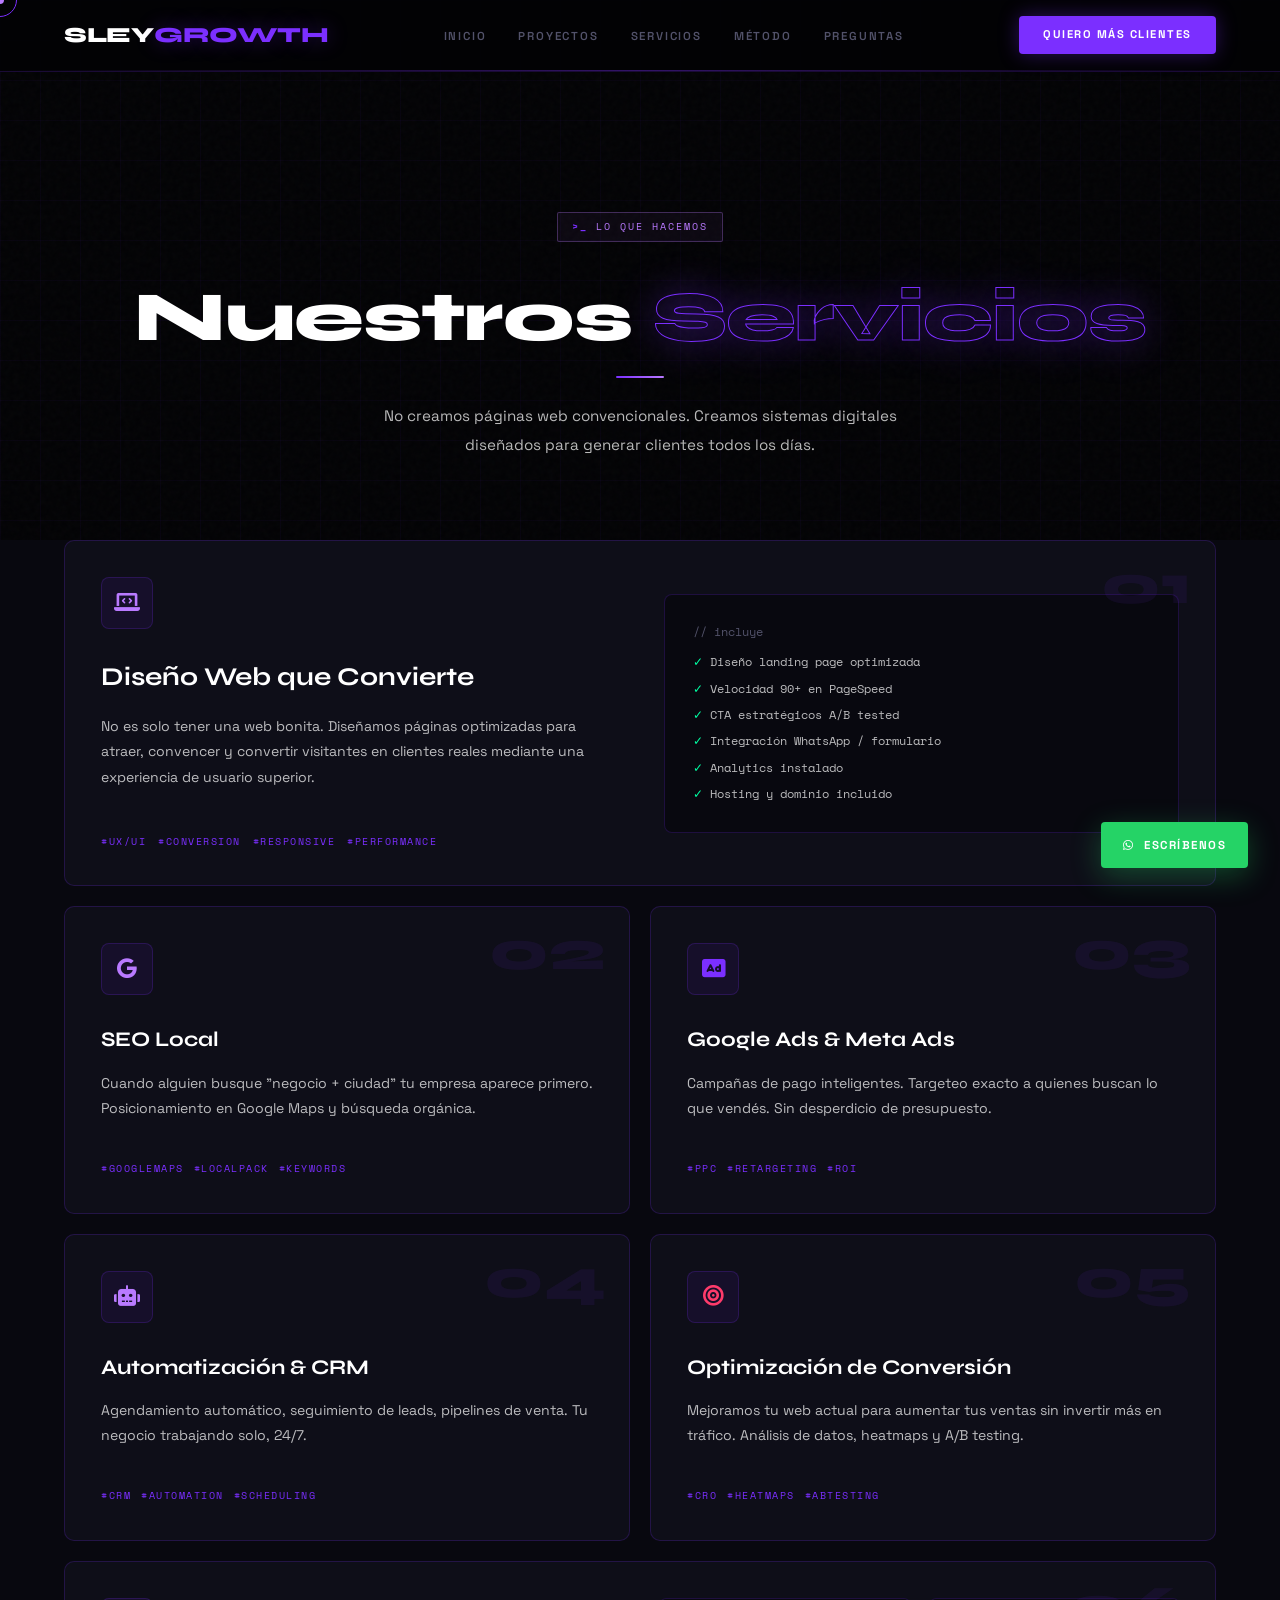
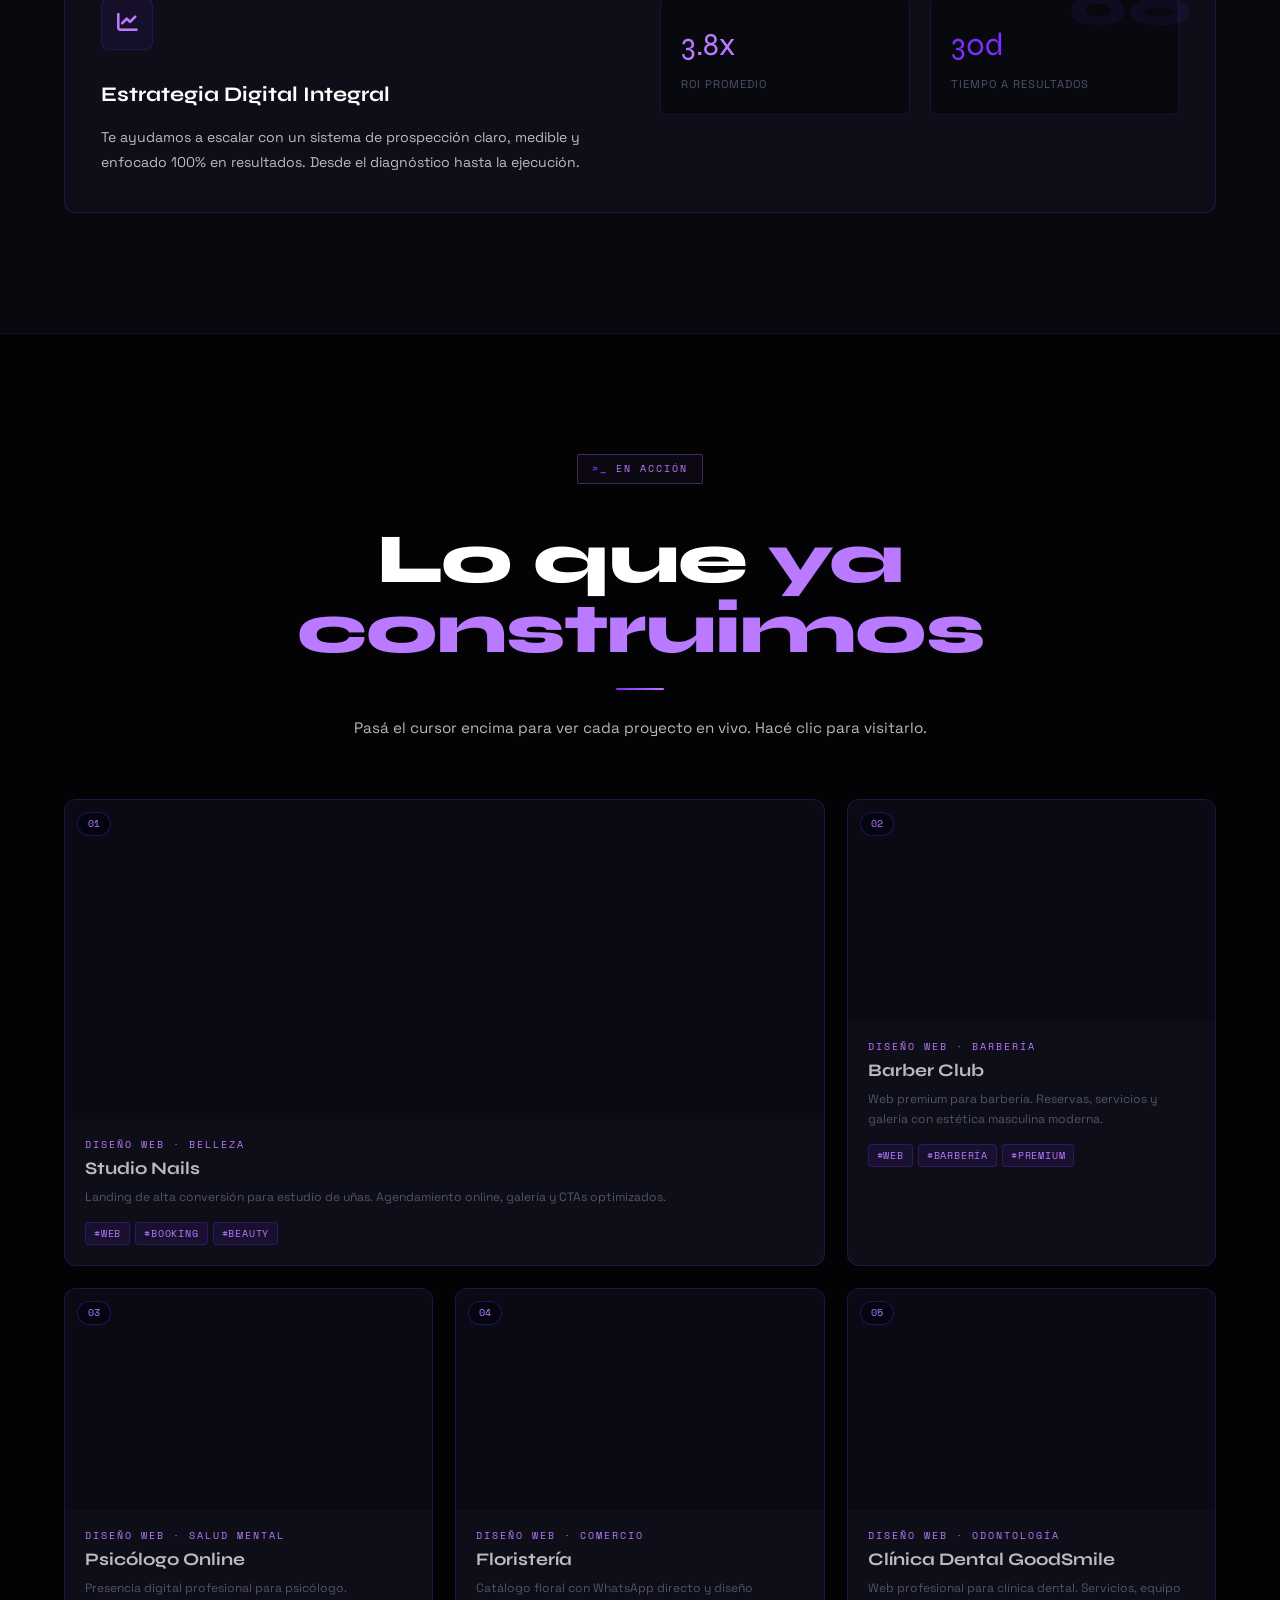
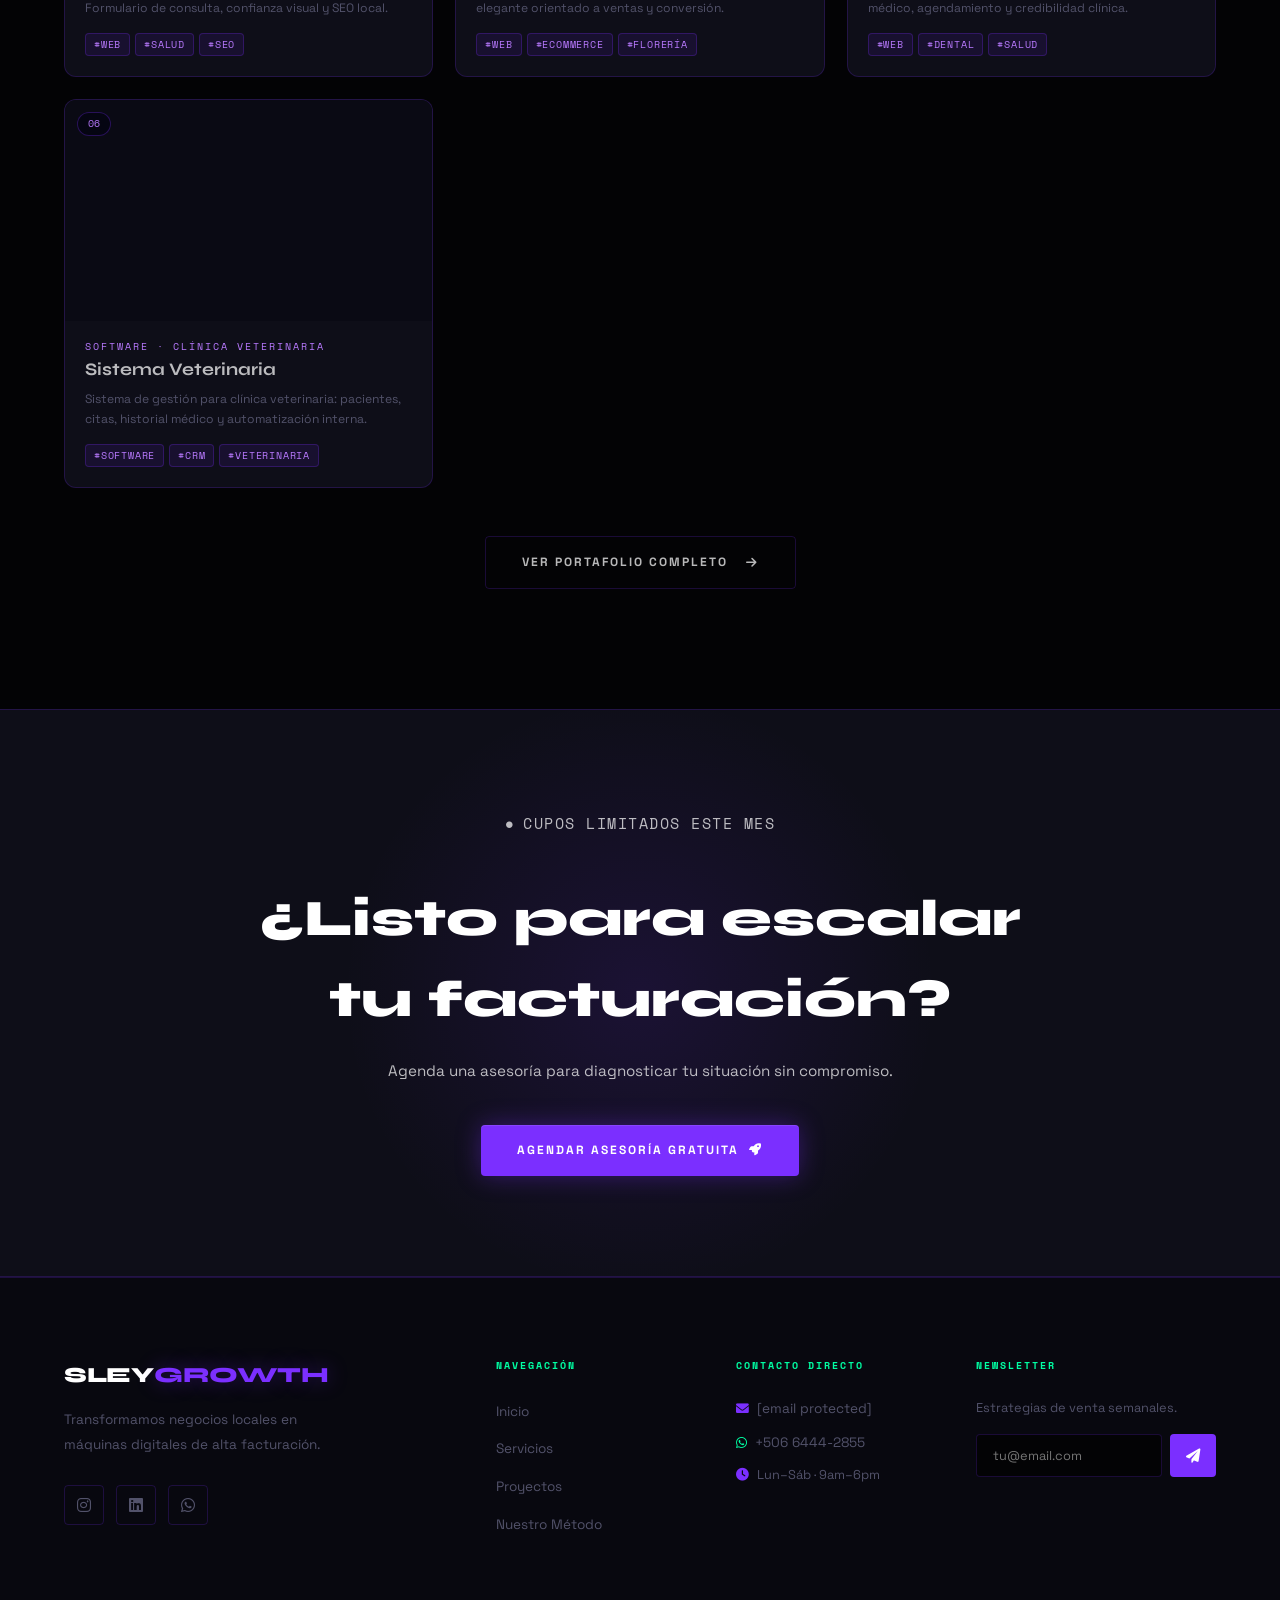
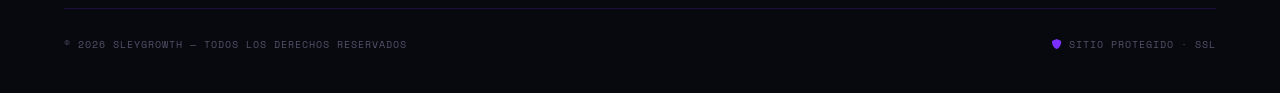
<file: servicios.html>
<!DOCTYPE html>
<html lang="es">
<head>
  <meta charset="UTF-8">
  <meta name="viewport" content="width=device-width, initial-scale=1.0">
  <title>Servicios | Sleygrowth</title>
  <link rel="stylesheet" href="style.css">
  <link href="https://cdnjs.cloudflare.com/ajax/libs/font-awesome/6.0.0/css/all.min.css" rel="stylesheet">
  <style>
    /* ── PORTFOLIO CARDS (same as index) ── */
    .portfolio-grid {
      display: grid;
      grid-template-columns: repeat(3, 1fr);
      gap: 22px;
    }
    @media(max-width:900px){.portfolio-grid{grid-template-columns:1fr 1fr;}}
    @media(max-width:560px){.portfolio-grid{grid-template-columns:1fr;}}

    .proj-card {
      position: relative;
      border-radius: 12px;
      overflow: hidden;
      border: 1px solid var(--border);
      background: var(--panel);
      display: block;
      text-decoration: none;
      transition: transform .35s cubic-bezier(.22,1,.36,1), box-shadow .35s ease, border-color .25s ease;
      cursor: pointer;
    }
    .proj-card:hover, .proj-card:focus-visible {
      transform: translateY(-7px) scale(1.015);
      box-shadow: 0 28px 64px rgba(0,0,0,.6), 0 0 0 1px var(--neon);
      border-color: var(--neon);
    }

    .proj-preview {
      position: relative;
      width: 100%;
      padding-bottom: 60%;
      overflow: hidden;
      background: #0a0a14;
    }
    .proj-preview iframe {
      position: absolute;
      top: 0; left: 0;
      width: 250%; height: 250%;
      transform: scale(0.4);
      transform-origin: top left;
      border: none;
      pointer-events: none;
    }

    .proj-card.is-github .proj-preview {
      padding-bottom: 0;
      height: 190px;
      background: linear-gradient(135deg,#0d1117,#161b22);
      display: flex;
      align-items: center;
      justify-content: center;
    }
    .gh-inner { display:flex;flex-direction:column;align-items:center;gap:14px; }
    .gh-inner i { font-size:60px;color:#58a6ff;opacity:.8; }
    .gh-inner span { font-size:.65rem;letter-spacing:2px;text-transform:uppercase;color:#58a6ff;opacity:.55;font-family:var(--font-mono,monospace); }

    .proj-overlay {
      position: absolute;
      inset: 0;
      background: linear-gradient(180deg,transparent 25%,rgba(5,5,18,.93) 100%);
      display: flex;
      align-items: flex-end;
      justify-content: flex-end;
      padding: 14px;
      opacity: 0;
      transition: opacity .28s ease;
    }
    .proj-card:hover .proj-overlay,
    .proj-card:focus-visible .proj-overlay { opacity: 1; }
    .proj-card.is-github .proj-overlay { opacity: 1; }

    .proj-visit-btn {
      display: inline-flex;
      align-items: center;
      gap: 7px;
      background: var(--neon);
      color: #fff;
      font-size: .72rem;
      font-weight: 700;
      letter-spacing: 1px;
      text-transform: uppercase;
      padding: 9px 16px;
      border-radius: 6px;
      font-family: var(--font-display, sans-serif);
      transition: background .2s;
      white-space: nowrap;
    }
    .proj-visit-btn:hover { background: #5a1fd6; }

    .proj-num {
      position: absolute;
      top: 12px; left: 12px;
      font-family: var(--font-mono,monospace);
      font-size: .62rem;
      color: var(--neon);
      background: rgba(5,5,18,.75);
      backdrop-filter: blur(6px);
      border: 1px solid rgba(123,47,255,.3);
      padding: 3px 10px;
      border-radius: 20px;
      z-index: 2;
    }

    .proj-info {
      padding: 18px 20px 20px;
      display: flex;
      flex-direction: column;
      gap: 5px;
    }
    .proj-cat { font-size:.62rem;letter-spacing:2px;text-transform:uppercase;color:var(--neon);font-family:var(--font-mono,monospace); }
    .proj-name { font-family:var(--font-display,sans-serif);font-size:1.1rem;font-weight:700;color:var(--text);margin:0;line-height:1.2; }
    .proj-desc { font-size:.76rem;color:var(--muted);line-height:1.65;margin:3px 0 0; }
    .proj-tags { display:flex;flex-wrap:wrap;gap:5px;margin-top:10px; }
    .proj-tag {
      font-size:.6rem;letter-spacing:.8px;text-transform:uppercase;
      padding:3px 8px;border-radius:4px;
      background:rgba(123,47,255,.1);
      border:1px solid rgba(123,47,255,.25);
      color:var(--neon);
      font-family:var(--font-mono,monospace);
    }

    .proj-card.featured { grid-column: span 2; }
    .proj-card.featured .proj-preview { padding-bottom: 42%; }
    @media(max-width:900px){
      .proj-card.featured { grid-column: span 1; }
      .proj-card.featured .proj-preview { padding-bottom: 60%; }
    }

    /* ── SERVICIOS: estilos base para sg-service-card ── */
    .sg-service-card {
      position: relative;
      padding: 36px;
      border-radius: 10px;
      background: var(--panel, #111120);
      border: 1px solid var(--border, #2a2a3a);
      transition: border-color 0.3s ease, box-shadow 0.3s ease;
    }
    .sg-service-card:hover {
      border-color: var(--neon, #7b2fff);
      box-shadow: 0 0 32px rgba(123,47,255,0.12);
    }
    .sg-service-num {
      font-family: var(--font-display, sans-serif);
      font-size: 3.5rem;
      font-weight: 900;
      color: rgba(123,47,255,0.08);
      position: absolute;
      top: 16px;
      right: 24px;
      line-height: 1;
      pointer-events: none;
      user-select: none;
    }

    /* ── FIX REVEAL: forzar visibilidad si script.js no lo activa ── */
    .sg-section .reveal,
    .sg-section-dark .reveal,
    .sg-service-card.reveal {
      opacity: 1 !important;
      transform: translateY(0) !important;
      visibility: visible !important;
    }
  </style>
</head>
<body>

<div id="sg-progress"></div>
<div id="sg-cur"></div>
<div id="sg-ring"></div>

<header class="sg-nav">
  <div class="sg-nav-inner">
    <a href="index.html" class="sg-logo">
      <span class="sg-logo-sley">SLEY</span><span class="sg-logo-growth">GROWTH</span>
    </a>
    <ul class="sg-nav-links">
      <li><a href="index.html">Inicio</a></li>
      <li><a href="portafolio.html">Proyectos</a></li>
      <li><a href="servicios.html">Servicios</a></li>
      <li><a href="proceso.html">Método</a></li>
      <li><a href="index.html#faq">Preguntas</a></li>
    </ul>
    <a href="contacto.html" class="sg-nav-cta">Quiero más clientes</a>
  </div>
  <div class="sg-nav-line"></div>
</header>

<!-- PAGE HERO -->
<section class="sg-section" style="padding:140px 0 80px;">
  <div class="container">
    <div class="reveal" style="text-align:center;">
      <span class="sg-badge">Lo que hacemos</span>
      <h1 class="sg-title" style="margin:20px 0 16px;">Nuestros <span class="accent">Servicios</span></h1>
      <div class="sg-rule sg-rule-center"></div>
      <p class="sg-subtitle sg-subtitle-center">No creamos páginas web convencionales. Creamos sistemas digitales diseñados para generar clientes todos los días.</p>
    </div>
  </div>
</section>

<!-- SERVICIOS PRINCIPALES -->
<section class="sg-section sg-section-dark" style="padding-top:0;">
  <div class="container">
    <div style="display:grid;grid-template-columns:1fr 1fr;gap:20px;">

      <!-- Diseño Web -->
      <div class="sg-service-card reveal sg-card" style="grid-column:span 2;">
        <div class="sg-service-num">01</div>
        <div style="display:grid;grid-template-columns:1fr 1fr;gap:48px;align-items:center;">
          <div>
            <div class="sg-card-icon"><i class="fas fa-laptop-code"></i></div>
            <h3 style="font-family:var(--font-display);font-size:1.6rem;margin-bottom:16px;">Diseño Web que Convierte</h3>
            <p class="sg-subtitle">No es solo tener una web bonita. Diseñamos páginas optimizadas para atraer, convencer y convertir visitantes en clientes reales mediante una experiencia de usuario superior.</p>
            <div style="display:flex;gap:12px;flex-wrap:wrap;margin-top:24px;">
              <span class="sg-card-tag">#UX/UI</span>
              <span class="sg-card-tag">#conversion</span>
              <span class="sg-card-tag">#responsive</span>
              <span class="sg-card-tag">#performance</span>
            </div>
          </div>
          <div style="background:var(--near);border:1px solid var(--border);border-radius:8px;padding:28px;font-family:var(--font-mono);font-size:0.72rem;">
            <div style="color:var(--muted);margin-bottom:12px;">// incluye</div>
            <div style="color:var(--text);margin-bottom:8px;"><span style="color:var(--green);">✓</span> Diseño landing page optimizada</div>
            <div style="color:var(--text);margin-bottom:8px;"><span style="color:var(--green);">✓</span> Velocidad 90+ en PageSpeed</div>
            <div style="color:var(--text);margin-bottom:8px;"><span style="color:var(--green);">✓</span> CTA estratégicos A/B tested</div>
            <div style="color:var(--text);margin-bottom:8px;"><span style="color:var(--green);">✓</span> Integración WhatsApp / formulario</div>
            <div style="color:var(--text);margin-bottom:8px;"><span style="color:var(--green);">✓</span> Analytics instalado</div>
            <div style="color:var(--text);"><span style="color:var(--green);">✓</span> Hosting y dominio incluido</div>
          </div>
        </div>
      </div>

      <!-- SEO Local -->
      <div class="sg-service-card reveal sg-card">
        <div class="sg-service-num">02</div>
        <div class="sg-card-icon"><i class="fab fa-google"></i></div>
        <h3 style="font-family:var(--font-display);font-size:1.3rem;margin-bottom:14px;">SEO Local</h3>
        <p style="font-size:0.88rem;color:var(--text);line-height:1.8;margin-bottom:20px;">Cuando alguien busque "negocio + ciudad" tu empresa aparece primero. Posicionamiento en Google Maps y búsqueda orgánica.</p>
        <div style="display:flex;gap:10px;flex-wrap:wrap;">
          <span class="sg-card-tag">#googlemaps</span>
          <span class="sg-card-tag">#localpack</span>
          <span class="sg-card-tag">#keywords</span>
        </div>
      </div>

      <!-- Google Ads -->
      <div class="sg-service-card reveal sg-card" style="transition-delay:0.1s">
        <div class="sg-service-num">03</div>
        <div class="sg-card-icon" style="color:var(--v);"><i class="fas fa-ad"></i></div>
        <h3 style="font-family:var(--font-display);font-size:1.3rem;margin-bottom:14px;">Google Ads & Meta Ads</h3>
        <p style="font-size:0.88rem;color:var(--text);line-height:1.8;margin-bottom:20px;">Campañas de pago inteligentes. Targeteo exacto a quienes buscan lo que vendés. Sin desperdicio de presupuesto.</p>
        <div style="display:flex;gap:10px;flex-wrap:wrap;">
          <span class="sg-card-tag">#ppc</span>
          <span class="sg-card-tag">#retargeting</span>
          <span class="sg-card-tag">#roi</span>
        </div>
      </div>

      <!-- Automatización -->
      <div class="sg-service-card reveal sg-card" style="transition-delay:0.15s">
        <div class="sg-service-num">04</div>
        <div class="sg-card-icon" style="color:var(--neon);"><i class="fas fa-robot"></i></div>
        <h3 style="font-family:var(--font-display);font-size:1.3rem;margin-bottom:14px;">Automatización & CRM</h3>
        <p style="font-size:0.88rem;color:var(--text);line-height:1.8;margin-bottom:20px;">Agendamiento automático, seguimiento de leads, pipelines de venta. Tu negocio trabajando solo, 24/7.</p>
        <div style="display:flex;gap:10px;flex-wrap:wrap;">
          <span class="sg-card-tag">#crm</span>
          <span class="sg-card-tag">#automation</span>
          <span class="sg-card-tag">#scheduling</span>
        </div>
      </div>

      <!-- Optimización de conversión -->
      <div class="sg-service-card reveal sg-card" style="transition-delay:0.2s">
        <div class="sg-service-num">05</div>
        <div class="sg-card-icon" style="color:var(--red);"><i class="fas fa-bullseye"></i></div>
        <h3 style="font-family:var(--font-display);font-size:1.3rem;margin-bottom:14px;">Optimización de Conversión</h3>
        <p style="font-size:0.88rem;color:var(--text);line-height:1.8;margin-bottom:20px;">Mejoramos tu web actual para aumentar tus ventas sin invertir más en tráfico. Análisis de datos, heatmaps y A/B testing.</p>
        <div style="display:flex;gap:10px;flex-wrap:wrap;">
          <span class="sg-card-tag">#cro</span>
          <span class="sg-card-tag">#heatmaps</span>
          <span class="sg-card-tag">#abtesting</span>
        </div>
      </div>

      <!-- Estrategia Digital -->
      <div class="sg-service-card reveal sg-card" style="grid-column:span 2;transition-delay:0.1s">
        <div class="sg-service-num">06</div>
        <div style="display:flex;align-items:flex-start;gap:40px;flex-wrap:wrap;">
          <div style="flex:1;min-width:260px;">
            <div class="sg-card-icon" style="color:var(--neon);"><i class="fas fa-chart-line"></i></div>
            <h3 style="font-family:var(--font-display);font-size:1.3rem;margin-bottom:14px;">Estrategia Digital Integral</h3>
            <p style="font-size:0.88rem;color:var(--text);line-height:1.8;">Te ayudamos a escalar con un sistema de prospección claro, medible y enfocado 100% en resultados. Desde el diagnóstico hasta la ejecución.</p>
          </div>
          <div style="flex:1;min-width:260px;display:flex;gap:20px;flex-wrap:wrap;">
            <div style="flex:1;background:var(--near);border:1px solid var(--border);border-radius:6px;padding:20px;min-width:140px;">
              <div style="font-family:var(--font-display);font-size:2rem;color:var(--neon);margin-bottom:6px;">3.8x</div>
              <div style="font-size:0.7rem;color:var(--muted);letter-spacing:1px;text-transform:uppercase;">ROI promedio</div>
            </div>
            <div style="flex:1;background:var(--near);border:1px solid var(--border);border-radius:6px;padding:20px;min-width:140px;">
              <div style="font-family:var(--font-display);font-size:2rem;color:var(--v);margin-bottom:6px;">30d</div>
              <div style="font-size:0.7rem;color:var(--muted);letter-spacing:1px;text-transform:uppercase;">Tiempo a resultados</div>
            </div>
          </div>
        </div>
      </div>

    </div>
  </div>
</section>

<!-- ═══════════════════════════════════════════════════ -->
<!-- PROYECTOS REALES (NUEVO) -->
<!-- ═══════════════════════════════════════════════════ -->
<section class="sg-section" id="proyectos" style="border-top:1px solid var(--border);">
  <div class="container">
    <div style="text-align:center; margin-bottom:56px;" class="reveal">
      <span class="sg-badge">En acción</span>
      <h2 class="sg-title" style="margin:20px 0 16px;">Lo que <span class="solid">ya construimos</span></h2>
      <div class="sg-rule sg-rule-center"></div>
      <p class="sg-subtitle sg-subtitle-center">Pasá el cursor encima para ver cada proyecto en vivo. Hacé clic para visitarlo.</p>
    </div>

    <div class="portfolio-grid">

      <!-- 1 Studio Nails (featured) -->
      <a href="https://fastidious-axolotl-12bda4.netlify.app/" target="_blank" rel="noopener" class="proj-card featured reveal" style="transition-delay:0s">
        <span class="proj-num">01</span>
        <div class="proj-preview">
          <iframe src="https://fastidious-axolotl-12bda4.netlify.app/" loading="lazy" title="Studio Nails" sandbox="allow-scripts allow-same-origin"></iframe>
          <div class="proj-overlay">
            <span class="proj-visit-btn"><i class="fas fa-external-link-alt"></i> Ver sitio</span>
          </div>
        </div>
        <div class="proj-info">
          <span class="proj-cat">Diseño Web · Belleza</span>
          <h3 class="proj-name">Studio Nails</h3>
          <p class="proj-desc">Landing de alta conversión para estudio de uñas. Agendamiento online, galería y CTAs optimizados.</p>
          <div class="proj-tags">
            <span class="proj-tag">#web</span><span class="proj-tag">#booking</span><span class="proj-tag">#beauty</span>
          </div>
        </div>
      </a>

      <!-- 2 Barber Club -->
      <a href="https://glowing-torrone-d9dd82.netlify.app/" target="_blank" rel="noopener" class="proj-card reveal" style="transition-delay:0.05s">
        <span class="proj-num">02</span>
        <div class="proj-preview">
          <iframe src="https://glowing-torrone-d9dd82.netlify.app/" loading="lazy" title="Barber Club" sandbox="allow-scripts allow-same-origin"></iframe>
          <div class="proj-overlay">
            <span class="proj-visit-btn"><i class="fas fa-external-link-alt"></i> Ver sitio</span>
          </div>
        </div>
        <div class="proj-info">
          <span class="proj-cat">Diseño Web · Barbería</span>
          <h3 class="proj-name">Barber Club</h3>
          <p class="proj-desc">Web premium para barbería. Reservas, servicios y galería con estética masculina moderna.</p>
          <div class="proj-tags">
            <span class="proj-tag">#web</span><span class="proj-tag">#barbería</span><span class="proj-tag">#premium</span>
          </div>
        </div>
      </a>

      <!-- 3 Psicólogo -->
      <a href="https://velvety-shortbread-3b3cd8.netlify.app/" target="_blank" rel="noopener" class="proj-card reveal" style="transition-delay:0.1s">
        <span class="proj-num">03</span>
        <div class="proj-preview">
          <iframe src="https://velvety-shortbread-3b3cd8.netlify.app/" loading="lazy" title="Psicólogo Web" sandbox="allow-scripts allow-same-origin"></iframe>
          <div class="proj-overlay">
            <span class="proj-visit-btn"><i class="fas fa-external-link-alt"></i> Ver sitio</span>
          </div>
        </div>
        <div class="proj-info">
          <span class="proj-cat">Diseño Web · Salud Mental</span>
          <h3 class="proj-name">Psicólogo Online</h3>
          <p class="proj-desc">Presencia digital profesional para psicólogo. Formulario de consulta, confianza visual y SEO local.</p>
          <div class="proj-tags">
            <span class="proj-tag">#web</span><span class="proj-tag">#salud</span><span class="proj-tag">#seo</span>
          </div>
        </div>
      </a>

      <!-- 4 Floristería -->
      <a href="https://symphonious-valkyrie-a2db98.netlify.app/" target="_blank" rel="noopener" class="proj-card reveal" style="transition-delay:0.15s">
        <span class="proj-num">04</span>
        <div class="proj-preview">
          <iframe src="https://symphonious-valkyrie-a2db98.netlify.app/" loading="lazy" title="Floristería Web" sandbox="allow-scripts allow-same-origin"></iframe>
          <div class="proj-overlay">
            <span class="proj-visit-btn"><i class="fas fa-external-link-alt"></i> Ver sitio</span>
          </div>
        </div>
        <div class="proj-info">
          <span class="proj-cat">Diseño Web · Comercio</span>
          <h3 class="proj-name">Floristería</h3>
          <p class="proj-desc">Catálogo floral con WhatsApp directo y diseño elegante orientado a ventas y conversión.</p>
          <div class="proj-tags">
            <span class="proj-tag">#web</span><span class="proj-tag">#ecommerce</span><span class="proj-tag">#florería</span>
          </div>
        </div>
      </a>

      <!-- 5 Clínica Dental -->
      <a href="https://clinica-dental-goodsmile.vercel.app/" target="_blank" rel="noopener" class="proj-card reveal" style="transition-delay:0.2s">
        <span class="proj-num">05</span>
        <div class="proj-preview">
          <iframe src="https://clinica-dental-goodsmile.vercel.app/" loading="lazy" title="Clínica Dental GoodSmile" sandbox="allow-scripts allow-same-origin"></iframe>
          <div class="proj-overlay">
            <span class="proj-visit-btn"><i class="fas fa-external-link-alt"></i> Ver sitio</span>
          </div>
        </div>
        <div class="proj-info">
          <span class="proj-cat">Diseño Web · Odontología</span>
          <h3 class="proj-name">Clínica Dental GoodSmile</h3>
          <p class="proj-desc">Web profesional para clínica dental. Servicios, equipo médico, agendamiento y credibilidad clínica.</p>
          <div class="proj-tags">
            <span class="proj-tag">#web</span><span class="proj-tag">#dental</span><span class="proj-tag">#salud</span>
          </div>
        </div>
      </a>

      <!-- 6 Veterinaria - GitHub -->
      <a href="https://veterinaria-mpatitas.vercel.app/" target="_blank" rel="noopener" class="proj-card reveal" style="transition-delay:0.25s">
        <span class="proj-num">06</span>
        <div class="proj-preview">
          <iframe src="https://veterinaria-mpatitas.vercel.app/" loading="lazy" title="Clínica Veterinaria Mpatitas" sandbox="allow-scripts allow-same-origin"></iframe>
          <div class="proj-overlay">
            <span class="proj-visit-btn"><i class="fas fa-external-link-alt"></i> Ver sitio</span>
          </div>
        </div>
        <div class="proj-info">
          <span class="proj-cat">Software · Clínica Veterinaria</span>
          <h3 class="proj-name">Sistema Veterinaria</h3>
          <p class="proj-desc">Sistema de gestión para clínica veterinaria: pacientes, citas, historial médico y automatización interna.</p>
          <div class="proj-tags">
            <span class="proj-tag">#software</span><span class="proj-tag">#crm</span><span class="proj-tag">#veterinaria</span>
          </div>
        </div>
      </a>

    </div>

    <div style="text-align:center;margin-top:48px;" class="reveal">
      <a href="portafolio.html" class="btn-ghost">Ver portafolio completo <i class="fas fa-arrow-right" style="margin-left:8px;"></i></a>
    </div>
  </div>
</section>
<!-- ═══════════════════════════════════════════════════ -->

<!-- CTA -->
<section class="sg-cta-section">
  <div class="container" style="position:relative;z-index:1;">
    <p class="sg-cta-urgency">Cupos limitados este mes</p>
    <h2>¿Listo para escalar<br>tu facturación?</h2>
    <p>Agenda una asesoría para diagnosticar tu situación sin compromiso.</p>
    <a href="contacto.html" class="btn-primary">Agendar asesoría gratuita <i class="fas fa-rocket"></i></a>
  </div>
</section>

<!-- FOOTER -->
<footer class="sg-footer">
  <div class="container">
    <div class="sg-footer-grid">
      <div class="sg-footer-brand">
        <a href="index.html" class="sg-logo" style="display:inline-flex;">
          <span class="sg-logo-sley">SLEY</span><span class="sg-logo-growth">GROWTH</span>
        </a>
        <p>Transformamos negocios locales en máquinas digitales de alta facturación.</p>
        <div class="sg-footer-socials">
          <a href="https://instagram.com/sleygrowth" target="_blank" class="sg-soc"><i class="fab fa-instagram"></i></a>
          <a href="#" class="sg-soc"><i class="fab fa-linkedin"></i></a>
          <a href="https://wa.me/50664442855" target="_blank" class="sg-soc"><i class="fab fa-whatsapp"></i></a>
        </div>
      </div>
      <div>
        <h4>Navegación</h4>
        <ul>
          <li><a href="index.html">Inicio</a></li>
          <li><a href="servicios.html">Servicios</a></li>
          <li><a href="portafolio.html">Proyectos</a></li>
          <li><a href="proceso.html">Nuestro Método</a></li>
        </ul>
      </div>
      <div>
        <h4>Contacto Directo</h4>
        <ul class="sg-footer-contact">
          <li style="margin-bottom:12px;"><i class="fas fa-envelope" style="color:var(--v);margin-right:8px;"></i><a href="/cdn-cgi/l/email-protection#1b68777e627c69746c6f735b7c767a727735787476"><span class="__cf_email__" data-cfemail="d1a2bdb4a8b6a3bea6a5b991b6bcb0b8bdffb2bebc">[email&#160;protected]</span></a></li>
          <li style="margin-bottom:12px;"><i class="fab fa-whatsapp" style="color:var(--green);margin-right:8px;"></i><a href="https://wa.me/50664442855">+506 6444-2855</a></li>
          <li style="color:var(--muted);font-size:0.8rem;"><i class="fas fa-clock" style="color:var(--v);margin-right:8px;"></i>Lun–Sáb · 9am–6pm</li>
        </ul>
      </div>
      <div>
        <h4>Newsletter</h4>
        <p style="font-size:0.8rem;color:var(--muted);margin-bottom:16px;">Estrategias de venta semanales.</p>
        <form class="sg-nl-form" onsubmit="return false;">
          <input type="email" placeholder="tu@email.com">
          <button type="submit"><i class="fas fa-paper-plane"></i></button>
        </form>
      </div>
    </div>
    <div class="sg-footer-bottom">
      <p>© 2026 SLEYGROWTH — TODOS LOS DERECHOS RESERVADOS</p>
      <p><i class="fas fa-shield-alt" style="margin-right:6px;color:var(--v);"></i>SITIO PROTEGIDO · SSL</p>
    </div>
  </div>
</footer>

<a href="https://wa.me/50664442855?text=Hola%20Sleygrowth..." class="wa-float" target="_blank"><i class="fab fa-whatsapp"></i> Escríbenos</a>
<a href="i
</file>
<file: style.css>
/* ============================================================
   SLEYGROWTH — SISTEMA DE DISEÑO FUTURISTA v2.0
   ============================================================ */

@import url('https://fonts.googleapis.com/css2?family=Space+Grotesk:wght@300;400;500;600;700&family=Space+Mono:ital,wght@0,400;0,700;1,400&family=Syne:wght@700;800&display=swap');

/* ── TOKENS ── */
:root {
  --v:       #7b2fff;   /* violet principal */
  --v-dim:   #5a1fd4;
  --v-glow:  rgba(123,47,255,0.35);
  --v-ghost: rgba(123,47,255,0.08);
  --neon:    #b97aff;
  --green:   #00ffa3;
  --red:     #ff3b6b;
  --black:   #030305;
  --near:    #08080f;
  --panel:   #0e0e18;
  --border:  rgba(123,47,255,0.2);
  --muted:   #52526a;
  --text:    rgba(255,255,255,0.72);
  --white:   #ffffff;

  --font-display: 'Syne', sans-serif;
  --font-body:    'Space Grotesk', sans-serif;
  --font-mono:    'Space Mono', monospace;
}

/* ── RESET ── */
*, *::before, *::after { margin:0; padding:0; box-sizing:border-box; }
html { scroll-behavior: smooth; }
body {
  font-family: var(--font-body);
  background: var(--black);
  color: var(--white);
  overflow-x: hidden;
  line-height: 1.6;
}

/* ── GRID BG TEXTURE ── */
body::before {
  content: '';
  position: fixed; inset: 0; z-index: 0; pointer-events: none;
  background-image:
    linear-gradient(rgba(123,47,255,0.04) 1px, transparent 1px),
    linear-gradient(90deg, rgba(123,47,255,0.04) 1px, transparent 1px);
  background-size: 40px 40px;
}

/* Grain */
body::after {
  content: '';
  position: fixed; inset: 0; z-index: 0; pointer-events: none;
  background-image: url("data:image/svg+xml,%3Csvg viewBox='0 0 200 200' xmlns='http://www.w3.org/2000/svg'%3E%3Cfilter id='n'%3E%3CfeTurbulence type='fractalNoise' baseFrequency='0.85' numOctaves='4' stitchTiles='stitch'/%3E%3C/filter%3E%3Crect width='100%25' height='100%25' filter='url(%23n)' opacity='1'/%3E%3C/svg%3E");
  opacity: 0.025;
}

/* ── SCROLL PROGRESS ── */
#sg-progress {
  position: fixed; top: 0; left: 0; height: 2px;
  background: linear-gradient(to right, var(--v), var(--neon));
  z-index: 9999; width: 0; transition: width 0.1s linear;
}

/* ── CURSOR ── */
#sg-cur { position:fixed; width:8px; height:8px; background:var(--neon); border-radius:50%; pointer-events:none; z-index:9998; transform:translate(-50%,-50%); mix-blend-mode:screen; }
#sg-ring { position:fixed; width:34px; height:34px; border:1px solid var(--v); border-radius:50%; pointer-events:none; z-index:9997; transform:translate(-50%,-50%); transition:width .3s,height .3s,opacity .3s,border-color .3s; }

/* ── CONTAINER ── */
.container { max-width: 1200px; margin: 0 auto; padding: 0 24px; position: relative; z-index: 1; }

/* ── NAV ── */
.sg-nav {
  position: sticky; top: 0; z-index: 1000;
  background: rgba(3,3,5,0.88); backdrop-filter: blur(24px);
  border-bottom: 1px solid var(--border);
}
.sg-nav-inner {
  max-width: 1200px; margin: 0 auto; padding: 0 24px;
  display: flex; justify-content: space-between; align-items: center;
  height: 70px;
}
.sg-logo { text-decoration: none; display: flex; align-items: baseline; gap: 1px; }
.sg-logo-sley {
  font-family: var(--font-display); font-size: 1.35rem; font-weight: 800;
  color: var(--white); letter-spacing: -0.5px;
}
.sg-logo-growth {
  font-family: var(--font-display); font-size: 1.35rem; font-weight: 800;
  color: var(--v); letter-spacing: -0.5px;
  text-shadow: 0 0 20px var(--v-glow);
}
.sg-nav-links { display: flex; gap: 32px; list-style: none; }
.sg-nav-links a {
  font-size: 0.72rem; letter-spacing: 1.8px; text-transform: uppercase;
  text-decoration: none; color: var(--muted); font-weight: 600;
  transition: color 0.3s;
}
.sg-nav-links a:hover, .sg-nav-links a.active { color: var(--white); }
.sg-nav-cta {
  background: var(--v); color: white; text-decoration: none;
  padding: 10px 24px; font-size: 0.7rem; font-weight: 700;
  letter-spacing: 1.5px; text-transform: uppercase;
  border-radius: 4px; transition: all 0.3s;
  box-shadow: 0 0 20px var(--v-glow);
}
.sg-nav-cta:hover { background: var(--neon); color: black; box-shadow: 0 0 30px rgba(185,122,255,0.5); }
.sg-nav-line {
  height: 1px; width: 100%;
  background: linear-gradient(to right, transparent, var(--v), transparent);
  opacity: 0.4;
}

/* ── SECTION COMMONS ── */
.sg-section { padding: 120px 0; position: relative; z-index: 1; }
.sg-section-dark { background: var(--near); }
.sg-section-panel { background: var(--panel); }
.sg-badge {
  display: inline-flex; align-items: center; gap: 8px;
  font-family: var(--font-mono); font-size: 0.62rem;
  color: var(--neon); letter-spacing: 2px; text-transform: uppercase;
  border: 1px solid rgba(185,122,255,0.3); padding: 6px 14px;
  border-radius: 2px; margin-bottom: 20px;
  background: rgba(185,122,255,0.05);
}
.sg-badge::before { content: '>_'; color: var(--v); font-weight: 700; }
.sg-title {
  font-family: var(--font-display); font-size: clamp(2.8rem,5.5vw,5rem);
  font-weight: 800; line-height: 1; letter-spacing: -1px; color: var(--white);
}
.sg-title .accent {
  color: transparent;
  -webkit-text-stroke: 1px var(--v);
  text-shadow: 0 0 40px var(--v-glow);
}
.sg-title .solid { color: var(--neon); }
.sg-rule {
  width: 48px; height: 2px; margin: 24px 0;
  background: linear-gradient(to right, var(--v), var(--neon));
  border-radius: 2px;
}
.sg-rule-center { margin: 24px auto; }
.sg-subtitle { font-size: 0.95rem; color: var(--text); line-height: 1.9; max-width: 580px; }
.sg-subtitle-center { text-align: center; margin: 0 auto; }

/* ── BUTTONS ── */
.btn-primary {
  display: inline-flex; align-items: center; gap: 10px;
  background: var(--v); color: white; text-decoration: none;
  padding: 16px 36px; font-size: 0.75rem; font-weight: 700;
  letter-spacing: 2px; text-transform: uppercase; border-radius: 4px;
  border: none; cursor: pointer;
  box-shadow: 0 0 24px var(--v-glow), inset 0 1px 0 rgba(255,255,255,0.1);
  transition: all 0.3s;
}
.btn-primary:hover {
  background: var(--neon); color: black;
  box-shadow: 0 0 40px rgba(185,122,255,0.5);
  transform: translateY(-2px);
}
.btn-ghost {
  display: inline-flex; align-items: center; gap: 10px;
  background: transparent; color: var(--text); text-decoration: none;
  padding: 16px 36px; font-size: 0.75rem; font-weight: 700;
  letter-spacing: 2px; text-transform: uppercase; border-radius: 4px;
  border: 1px solid var(--border); cursor: pointer;
  transition: all 0.3s;
}
.btn-ghost:hover { border-color: var(--v); color: var(--white); background: var(--v-ghost); }
.btn-full { width: 100%; justify-content: center; }

/* ── CARDS 3D ── */
.sg-card {
  background: var(--panel);
  border: 1px solid var(--border);
  border-radius: 8px; padding: 40px 36px;
  position: relative; overflow: hidden;
  cursor: pointer; transition: transform 0.1s ease-out, box-shadow 0.3s, border-color 0.3s;
  transform-style: preserve-3d;
}
.sg-card::before {
  content: ''; position: absolute; inset: 0;
  background: radial-gradient(circle at var(--mx,50%) var(--my,50%), rgba(123,47,255,0.12), transparent 55%);
  opacity: 0; transition: opacity 0.4s;
}
.sg-card::after {
  content: ''; position: absolute; top: 0; left: 0; right: 0; height: 1px;
  background: linear-gradient(to right, transparent, var(--v), transparent);
  opacity: 0; transition: opacity 0.4s;
}
.sg-card:hover { border-color: var(--v); box-shadow: 0 20px 60px rgba(123,47,255,0.2); }
.sg-card:hover::before, .sg-card:hover::after { opacity: 1; }
.sg-card-icon {
  width: 52px; height: 52px;
  background: var(--v-ghost); border: 1px solid var(--border);
  border-radius: 8px; display: flex; align-items: center; justify-content: center;
  margin-bottom: 28px; font-size: 1.3rem; color: var(--neon);
  transition: background 0.3s, box-shadow 0.3s;
}
.sg-card:hover .sg-card-icon { background: rgba(123,47,255,0.2); box-shadow: 0 0 20px var(--v-glow); }
.sg-card h3 { font-family: var(--font-display); font-size: 1.1rem; font-weight: 700; margin-bottom: 14px; }
.sg-card p { font-size: 0.88rem; color: var(--text); line-height: 1.8; }
.sg-card-tag {
  display: inline-block; margin-top: 20px;
  font-family: var(--font-mono); font-size: 0.6rem;
  color: var(--v); letter-spacing: 1.5px; text-transform: uppercase;
}

/* CARD accent top color */
.sg-card.red-top::after { background: linear-gradient(to right, transparent, var(--red), transparent); }
.sg-card.green-top::after { background: linear-gradient(to right, transparent, var(--green), transparent); }
.sg-card.red-top:hover { border-color: var(--red); box-shadow: 0 20px 60px rgba(255,59,107,0.15); }

/* ── STATS ── */
.sg-stats {
  display: grid; grid-template-columns: repeat(4,1fr);
  background: var(--panel); border: 1px solid var(--border);
}
.sg-stat {
  padding: 40px 32px; border-right: 1px solid var(--border);
  position: relative; overflow: hidden; transition: background 0.3s;
}
.sg-stat:last-child { border-right: none; }
.sg-stat:hover { background: var(--v-ghost); }
.sg-stat-num {
  font-family: var(--font-display); font-size: 3.2rem; font-weight: 800;
  color: var(--neon); line-height: 1; display: block;
  text-shadow: 0 0 30px rgba(0,255,163,0.3);
}
.sg-stat-label { font-size: 0.7rem; color: var(--muted); letter-spacing: 1.5px; text-transform: uppercase; margin-top: 8px; display: block; }

/* ── GRID LAYOUTS ── */
.grid-3 { display: grid; grid-template-columns: repeat(3,1fr); gap: 20px; }
.grid-2 { display: grid; grid-template-columns: 1fr 1fr; gap: 40px; align-items: center; }
.grid-4 { display: grid; grid-template-columns: repeat(4,1fr); gap: 20px; }

/* ── RESULTS STRIP ── */
.result-item { text-align: center; }
.result-pct {
  font-family: var(--font-display); font-size: 3.5rem; font-weight: 800;
  color: var(--green); display: block; line-height: 1;
  text-shadow: 0 0 30px rgba(0,255,163,0.3);
}
.result-desc { font-size: 0.75rem; color: var(--muted); letter-spacing: 1px; text-transform: uppercase; margin-top: 8px; }

/* ── FAQ ── */
.sg-faq { max-width: 800px; margin: 60px auto 0; }
details.sg-faq-item {
  border-bottom: 1px solid var(--border); padding: 0;
  overflow: hidden; transition: background 0.3s;
}
details.sg-faq-item:first-child { border-top: 1px solid var(--border); }
details.sg-faq-item summary {
  display: flex; justify-content: space-between; align-items: center;
  padding: 26px 0; cursor: pointer; list-style: none;
  font-weight: 600; font-size: 0.95rem; color: var(--white);
  transition: color 0.3s;
}
details.sg-faq-item summary::-webkit-details-marker { display: none; }
.faq-plus {
  width: 28px; height: 28px; border: 1px solid var(--border);
  display: flex; align-items: center; justify-content: center;
  flex-shrink: 0; color: var(--v); font-size: 1rem; font-weight: 300;
  transition: all 0.3s; border-radius: 2px;
}
details[open] .faq-plus { background: var(--v); color: white; transform: rotate(45deg); border-color: var(--v); }
details.sg-faq-item p {
  padding: 0 0 24px; font-size: 0.88rem; color: var(--text); line-height: 1.9;
  font-family: var(--font-mono);
}

/* ── GUARANTEE ── */
.sg-guarantee {
  background: var(--panel); border: 1px solid var(--border);
  border-left: 3px solid var(--green); border-radius: 8px;
  padding: 48px 52px; display: flex; gap: 48px; align-items: center;
}
.sg-guarantee-icon { font-size: 3.5rem; color: var(--green); flex-shrink: 0; }
.sg-guarantee h3 { font-family: var(--font-display); font-size: 1.4rem; margin-bottom: 12px; }
.sg-guarantee p { font-size: 0.88rem; color: var(--text); line-height: 1.8; margin-bottom: 24px; }

/* ── CONTACT FORM ── */
.sg-form-box {
  background: var(--panel); border: 1px solid var(--border);
  border-radius: 8px; padding: 48px 44px;
}
.form-row { display: grid; grid-template-columns: 1fr 1fr; gap: 20px; }
.form-group { margin-bottom: 20px; }
.form-group label {
  display: block; font-size: 0.68rem; letter-spacing: 1.8px;
  text-transform: uppercase; color: var(--muted); font-weight: 700; margin-bottom: 10px;
}
.form-group input,
.form-group select,
.form-group textarea {
  width: 100%; padding: 14px 18px;
  background: var(--near); border: 1px solid var(--border);
  border-radius: 4px; color: var(--white);
  font-family: var(--font-body); font-size: 0.9rem;
  transition: border-color 0.3s, box-shadow 0.3s;
  -webkit-appearance: none; appearance: none;
}
.form-group input:focus,
.form-group select:focus,
.form-group textarea:focus {
  outline: none; border-color: var(--v);
  box-shadow: 0 0 0 3px var(--v-ghost);
}
.form-group select option { background: var(--near); }
.form-group textarea { resize: vertical; min-height: 120px; }
.form-note { text-align: center; font-size: 0.7rem; color: var(--muted); margin-top: 14px; font-family: var(--font-mono); }

/* ── CONTACT INFO ── */
.sg-contact-benefits { margin: 32px 0; }
.benefit-item { display: flex; align-items: center; gap: 14px; padding: 14px 0; border-bottom: 1px solid var(--border); }
.benefit-item:last-child { border-bottom: none; }
.benefit-item i { color: var(--green); font-size: 0.9rem; }
.benefit-item span { font-size: 0.88rem; color: var(--text); }

/* ── PORTFOLIO CASE CARDS ── */
.sg-case-card {
  background: var(--panel); border: 1px solid var(--border);
  border-radius: 8px; overflow: hidden;
  transition: transform 0.3s, box-shadow 0.3s, border-color 0.3s;
}
.sg-case-card:hover { transform: translateY(-6px); border-color: var(--v); box-shadow: 0 20px 60px rgba(123,47,255,0.2); }
.sg-case-top { padding: 36px 36px 28px; }
.sg-case-img { width: 100%; height: 200px; object-fit: cover; display: block; filter: saturate(0.7); transition: filter 0.4s; }
.sg-case-card:hover .sg-case-img { filter: saturate(1.1); }
.sg-case-bottom { padding: 28px 36px 32px; border-top: 1px solid var(--border); }
.sg-case-tag {
  font-family: var(--font-mono); font-size: 0.6rem;
  color: var(--v); letter-spacing: 2px; text-transform: uppercase;
}

/* ── PROCESS STEPS ── */
.sg-step { display: flex; gap: 32px; align-items: flex-start; padding: 44px 0; border-bottom: 1px solid var(--border); }
.sg-step:last-child { border-bottom: none; }
.sg-step-num {
  font-family: var(--font-mono); font-size: 3rem; font-weight: 700;
  color: var(--v-dim); line-height: 1; flex-shrink: 0; min-width: 70px;
  transition: color 0.3s;
}
.sg-step:hover .sg-step-num { color: var(--v); text-shadow: 0 0 20px var(--v-glow); }
.sg-step-content h3 { font-family: var(--font-display); font-size: 1.3rem; margin-bottom: 12px; }
.sg-step-content p { font-size: 0.88rem; color: var(--text); line-height: 1.9; }
.sg-step-badge { display: inline-block; margin-bottom: 12px; font-family: var(--font-mono); font-size: 0.6rem; color: var(--green); letter-spacing: 2px; text-transform: uppercase; }

/* ── SERVICES PAGE ── */
.sg-service-card {
  background: var(--panel); border: 1px solid var(--border);
  border-radius: 8px; padding: 44px 40px;
  position: relative; overflow: hidden;
  transition: border-color 0.3s, box-shadow 0.3s, transform 0.3s;
}
.sg-service-card:hover { border-color: var(--v); transform: translateY(-4px); box-shadow: 0 16px 50px rgba(123,47,255,0.2); }
.sg-service-num {
  font-family: var(--font-mono); font-size: 5rem; font-weight: 700;
  color: rgba(123,47,255,0.06); position: absolute; top: 20px; right: 24px;
  line-height: 1; transition: color 0.3s;
}
.sg-service-card:hover .sg-service-num { color: rgba(123,47,255,0.12); }

/* ── FOOTER ── */
.sg-footer {
  background: var(--near); border-top: 1px solid var(--border);
  padding: 80px 0 40px; position: relative; z-index: 1;
}
.sg-footer-grid { display: grid; grid-template-columns: 2fr 1fr 1fr 1fr; gap: 48px; }
.sg-footer h4 {
  font-family: var(--font-mono); font-size: 0.62rem; letter-spacing: 2px;
  text-transform: uppercase; color: var(--green); margin-bottom: 24px;
}
.sg-footer ul { list-style: none; }
.sg-footer ul li { margin-bottom: 12px; }
.sg-footer ul a { color: var(--muted); text-decoration: none; font-size: 0.85rem; transition: color 0.3s; }
.sg-footer ul a:hover { color: var(--white); }
.sg-footer-brand p { font-size: 0.85rem; color: var(--muted); line-height: 1.8; margin-top: 16px; max-width: 280px; }
.sg-footer-socials { display: flex; gap: 12px; margin-top: 28px; }
.sg-soc {
  width: 40px; height: 40px; border: 1px solid var(--border); border-radius: 4px;
  display: flex; align-items: center; justify-content: center;
  color: var(--muted); text-decoration: none; transition: all 0.3s;
}
.sg-soc:hover { background: var(--v); border-color: var(--v); color: white; }
.sg-footer-bottom {
  display: flex; justify-content: space-between; align-items: center;
  border-top: 1px solid var(--border); margin-top: 60px; padding-top: 28px; flex-wrap: wrap; gap: 12px;
}
.sg-footer-bottom p { font-family: var(--font-mono); font-size: 0.62rem; color: var(--muted); letter-spacing: 1px; }
.sg-footer-contact { font-size: 0.8rem; color: var(--muted); }
.sg-footer-contact a { color: var(--text); text-decoration: none; transition: color 0.3s; }
.sg-footer-contact a:hover { color: var(--neon); }

/* ── NEWSLETTER FORM ── */
.sg-nl-form { display: flex; gap: 8px; margin-top: 8px; }
.sg-nl-form input {
  flex: 1; padding: 12px 16px; background: var(--black);
  border: 1px solid var(--border); border-radius: 4px;
  color: white; font-family: var(--font-body); font-size: 0.8rem;
  transition: border-color 0.3s;
}
.sg-nl-form input:focus { outline: none; border-color: var(--v); }
.sg-nl-form button {
  background: var(--v); border: none; color: white; cursor: pointer;
  padding: 12px 16px; border-radius: 4px; font-size: 0.9rem; transition: background 0.3s;
}
.sg-nl-form button:hover { background: var(--neon); color: black; }

/* ── WA FLOAT ── */
.wa-float {
  position: fixed; bottom: 32px; right: 32px; z-index: 999;
  display: flex; align-items: center; gap: 10px;
  background: #25d366; color: white; text-decoration: none;
  padding: 14px 22px; border-radius: 4px; font-size: 0.72rem;
  font-weight: 700; letter-spacing: 1.5px; text-transform: uppercase;
  box-shadow: 0 8px 30px rgba(37,211,102,0.3);
  animation: waBob 3s ease-in-out infinite;
  transition: transform 0.3s;
}
.wa-float:hover { transform: scale(1.06) !important; }
@keyframes waBob { 0%,100%{transform:translateY(0)} 50%{transform:translateY(-6px)} }

/* ── HOME FLOAT ── */
.home-float {
  position: fixed; bottom: 32px; left: 32px; z-index: 999;
  background: var(--panel); color: var(--white); text-decoration: none;
  border: 1px solid var(--border); padding: 12px 20px; border-radius: 4px;
  font-size: 0.65rem; font-weight: 700; letter-spacing: 2px; text-transform: uppercase;
  display: flex; align-items: center; gap: 8px; transition: all 0.3s;
}
.home-float:hover { border-color: var(--v); color: var(--neon); box-shadow: 0 0 20px var(--v-glow); }
.home-float span { color: var(--v); }

/* ── SOCIAL PROOF AVATARS ── */
.sg-avatars { display: flex; margin-right: 4px; }
.sg-avatars img { width: 38px; height: 38px; border-radius: 50%; border: 2px solid var(--black); margin-right: -12px; object-fit: cover; }
.sg-proof { display: flex; align-items: center; gap: 16px; }
.sg-proof-text { font-size: 0.78rem; color: var(--text); }
.sg-proof-text strong { color: var(--neon); font-family: var(--font-mono); }

/* ── HERO SPECIFIC ── */
.sg-hero-float {
  position: absolute; background: var(--panel); border: 1px solid var(--border);
  border-left: 3px solid var(--green);
  padding: 18px 22px; border-radius: 6px;
  display: flex; align-items: center; gap: 14px;
  box-shadow: 0 20px 60px rgba(0,0,0,0.5);
  animation: floatCard 4s ease-in-out infinite;
}
@keyframes floatCard { 0%,100%{transform:translateY(0)} 50%{transform:translateY(-14px)} }
.sg-hero-float-icon { font-size: 1.3rem; color: var(--green); }
.sg-hero-float-label { font-size: 0.6rem; letter-spacing: 1.5px; text-transform: uppercase; color: var(--muted); font-family: var(--font-mono); }
.sg-hero-float-value { font-family: var(--font-display); font-size: 1.1rem; color: var(--white); font-weight: 700; }

/* ── CTA FINAL SECTION ── */
.sg-cta-section {
  background: var(--panel); border-top: 1px solid var(--border);
  border-bottom: 1px solid var(--border); text-align: center; padding: 100px 0;
  position: relative; overflow: hidden;
}
.sg-cta-section::before {
  content: ''; position: absolute; top: 50%; left: 50%;
  transform: translate(-50%,-50%);
  width: 600px; height: 600px;
  background: radial-gradient(circle, rgba(123,47,255,0.12) 0%, transparent 70%);
  pointer-events: none;
}
.sg-cta-section h2 { font-family: var(--font-display); font-size: clamp(2rem,4vw,3.5rem); font-weight: 800; margin-bottom: 16px; }
.sg-cta-section p { font-size: 0.95rem; color: var(--text); max-width: 520px; margin: 0 auto 40px; line-height: 1.8; }
.sg-cta-urgency {
  display: inline-flex; align-items: center; gap: 8px;
  font-family: var(--font-mono); font-size: 0.62rem; color: var(--red);
  letter-spacing: 1.5px; text-transform: uppercase; margin-bottom: 32px;
}
.sg-cta-urgency::before { content: '●'; animation: blink 1.2s step-end infinite; }
@keyframes blink { 50%{opacity:0} }

/* ── PROBLEM CARDS ── */
.sg-problem-card {
  background: var(--panel); border: 1px solid var(--border);
  border-left: 3px solid var(--red); border-radius: 8px;
  padding: 40px 36px; transition: all 0.3s;
}
.sg-problem-card:hover { border-left-color: var(--v); box-shadow: 0 16px 50px rgba(123,47,255,0.15); transform: translateY(-4px); }
.sg-problem-card .sg-card-icon { color: var(--red); }
.sg-problem-card:hover .sg-card-icon { color: var(--neon); }

/* ── REVEAL ── */
.reveal { opacity:0; transform:translateY(32px); transition: opacity 0.8s ease, transform 0.8s ease; }
.reveal.vis { opacity:1; transform:none; }
.reveal-l { opacity:0; transform:translateX(-32px); transition: opacity 0.8s ease, transform 0.8s ease; }
.reveal-l.vis { opacity:1; transform:none; }
.reveal-r { opacity:0; transform:translateX(32px); transition: opacity 0.8s ease, transform 0.8s ease; }
.reveal-r.vis { opacity:1; transform:none; }

/* ── RESPONSIVE ── */
@media(max-width:1024px) { .grid-4 { grid-template-columns:repeat(2,1fr); } .sg-stats { grid-template-columns:repeat(2,1fr); } .sg-stats .sg-stat { border-bottom: 1px solid var(--border); } }
@media(max-width:900px) { .grid-3,.grid-2,.sg-footer-grid { grid-template-columns:1fr; } .sg-nav-links { display:none; } .sg-hero-float { display:none; } .form-row { grid-template-columns:1fr; } }
@media(max-width:600px) { .grid-4 { grid-template-columns:1fr; } .sg-stats { grid-template-columns:1fr; } .sg-cta-section h2 { font-size:2rem; } }
</file>
